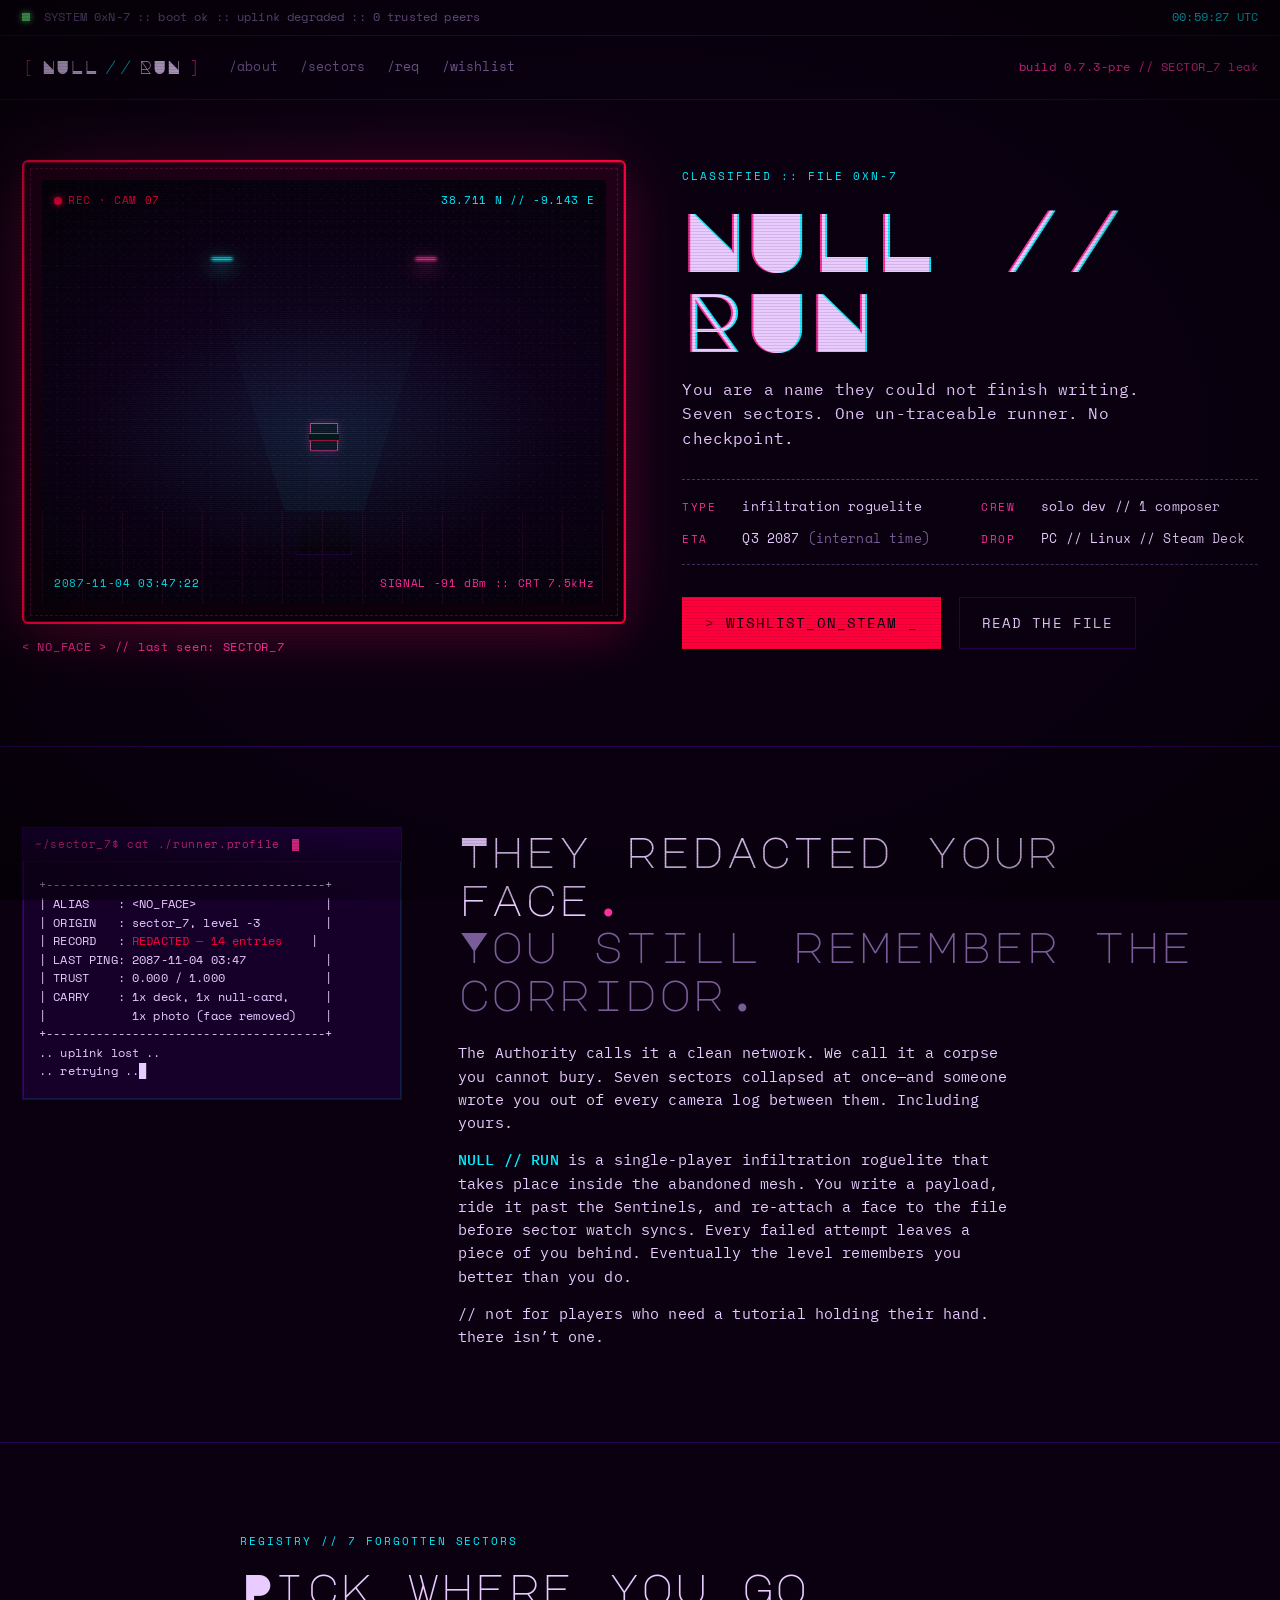
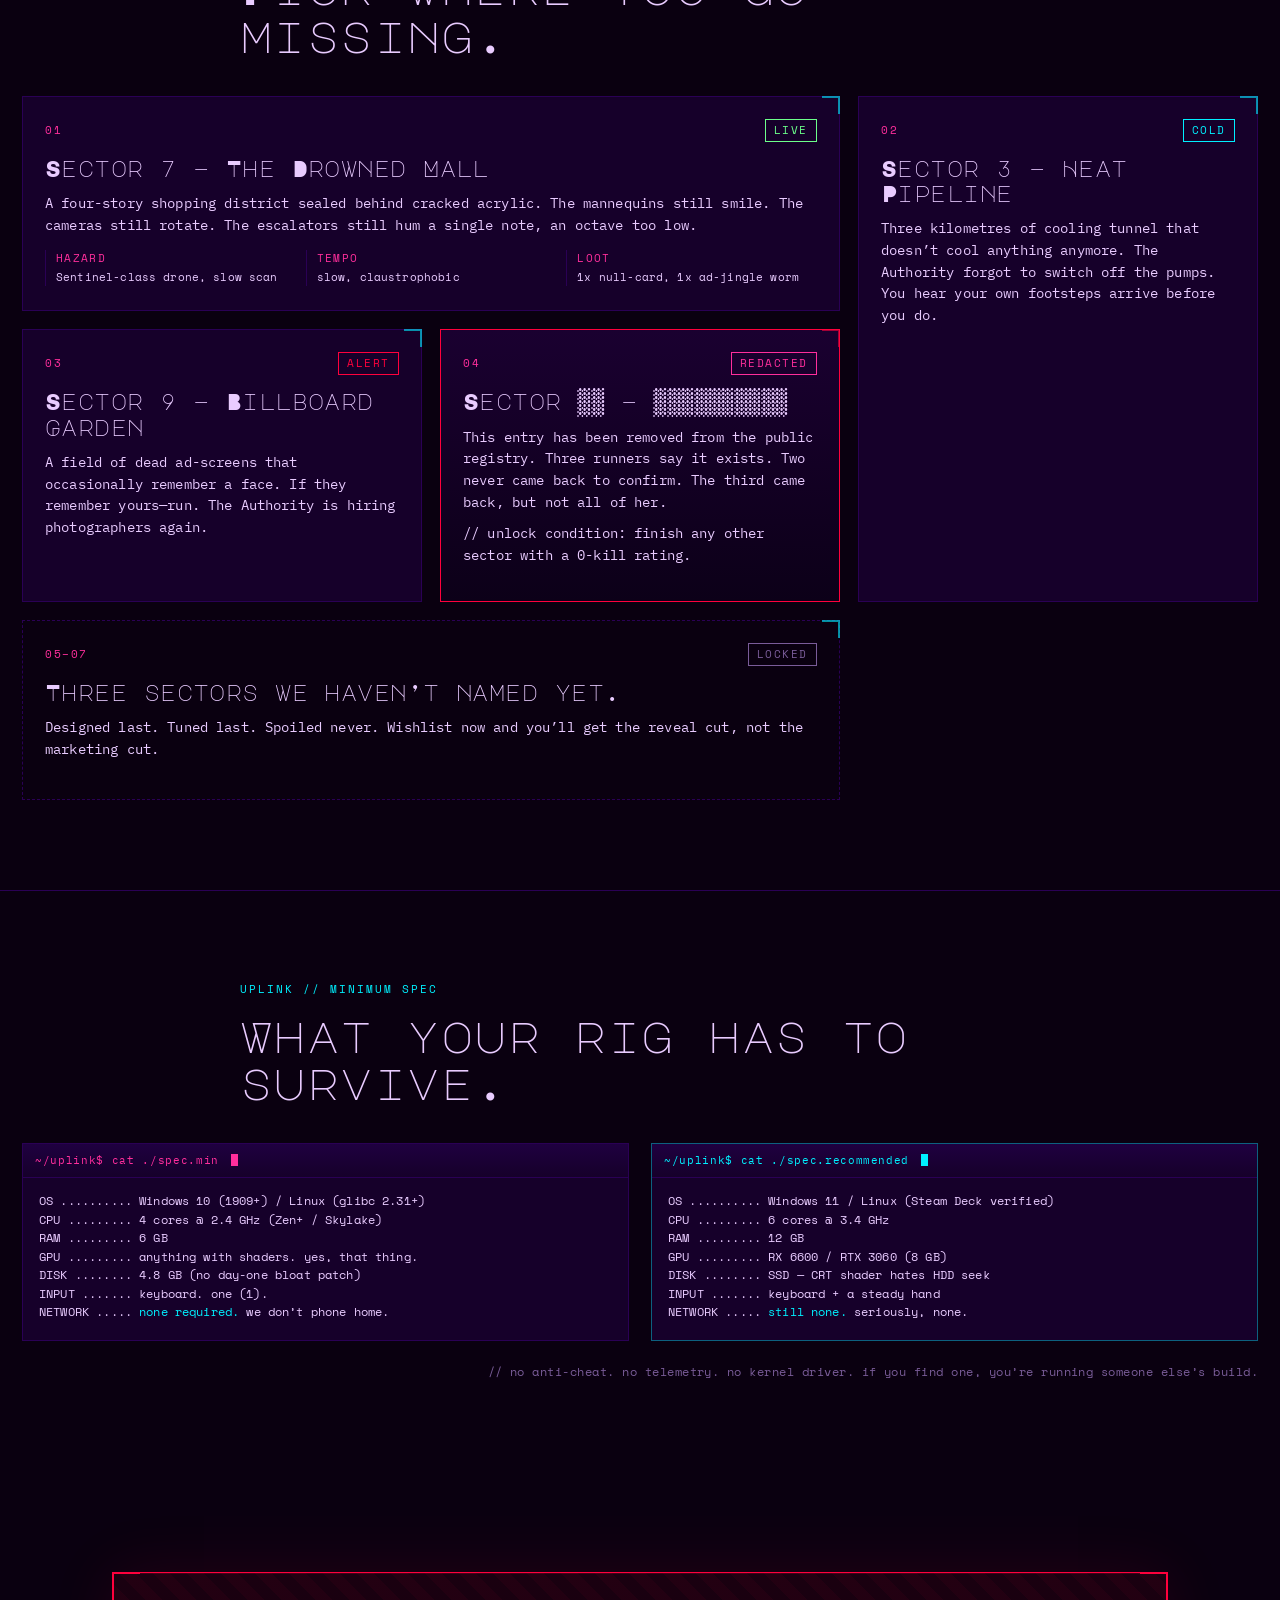
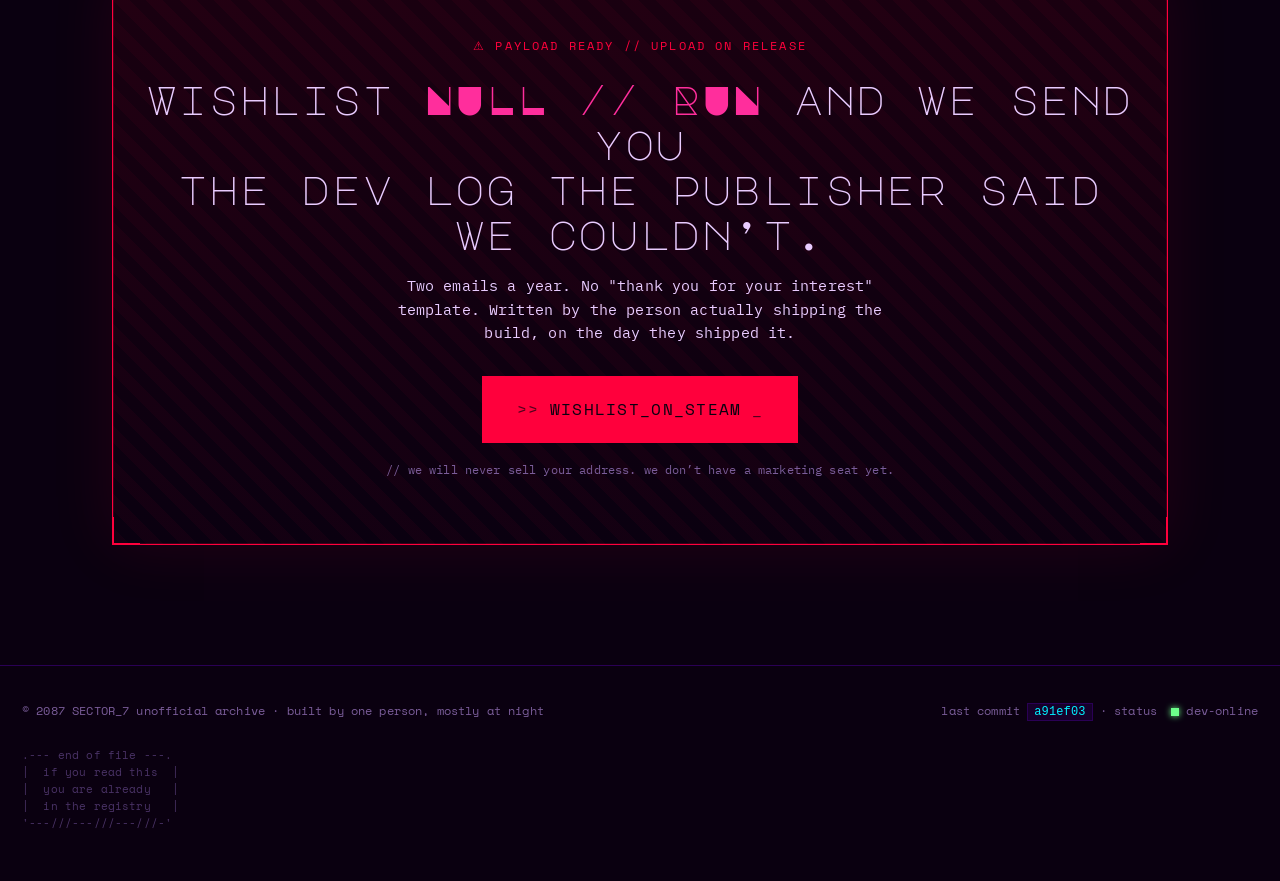
<file: html-gen-pro/examples/landing-cyberpunk-game/index.html>
<!doctype html>
<html lang="en">
  <head>
    <meta charset="utf-8" />
    <meta name="viewport" content="width=device-width, initial-scale=1" />
    <title>NULL // RUN — a 0-day hacker escape</title>
    <meta
      name="description"
      content="NULL // RUN — escape seven forgotten sectors of a post-collapse net. A solo-dev cyberpunk infiltration roguelite. Wishlist now."
    />
    <link rel="preconnect" href="https://fonts.googleapis.com" />
    <link rel="preconnect" href="https://fonts.gstatic.com" crossorigin />
    <link
      rel="stylesheet"
      href="https://fonts.googleapis.com/css2?family=Major+Mono+Display&family=IBM+Plex+Mono:wght@300;400;500;700&family=Space+Mono:wght@400;700&display=swap"
    />
    <link rel="stylesheet" href="./style.css" />
  </head>
  <body>
    <!-- top boot strip — not navigation, posture -->
    <div class="boot-strip" role="presentation" aria-hidden="true">
      <span class="boot-dot" data-state="live"></span>
      <span class="boot-text">SYSTEM 0xN-7 ::&nbsp;boot ok&nbsp;::&nbsp;uplink degraded&nbsp;::&nbsp;0 trusted peers</span>
      <span class="boot-clock" id="boot-clock">--:--:--&nbsp;UTC</span>
    </div>

    <header class="topbar" aria-label="Primary">
      <a class="topbar-mark" href="#top">
        <span class="mark-bracket">[</span>
        <span class="mark-word">NULL</span>
        <span class="mark-sep">//</span>
        <span class="mark-word">RUN</span>
        <span class="mark-bracket">]</span>
      </a>
      <nav class="topbar-nav" aria-label="Sections">
        <a href="#about">/about</a>
        <a href="#sectors">/sectors</a>
        <a href="#req">/req</a>
        <a href="#wishlist">/wishlist</a>
      </nav>
      <span class="topbar-build">build&nbsp;0.7.3-pre&nbsp;//&nbsp;SECTOR_7 leak</span>
    </header>

    <main id="top">
      <!-- CCTV MONITOR HERO ============================================ -->
      <section class="hero" aria-labelledby="hero-title">
        <div class="hero-grid">
          <div class="cctv" role="img" aria-label="A surveillance feed of a faceless runner in a decayed neon corridor.">
            <div class="cctv-bezel">
              <div class="cctv-screen">
                <div class="cctv-overlay">
                  <span class="cctv-rec">
                    <span class="cctv-rec-dot"></span>
                    REC&nbsp;&middot;&nbsp;CAM 07
                  </span>
                  <span class="cctv-coords">38.711 N&nbsp;//&nbsp;-9.143 E</span>
                  <span class="cctv-time">2087-11-04&nbsp;03:47:22</span>
                  <span class="cctv-meta">SIGNAL&nbsp;-91&nbsp;dBm&nbsp;::&nbsp;CRT&nbsp;7.5kHz</span>
                </div>
                <div class="cctv-art" aria-hidden="true">
                  <div class="cctv-figure">
                    <div class="cctv-fig-head"></div>
                    <div class="cctv-fig-coat"></div>
                  </div>
                  <div class="cctv-corridor"></div>
                  <div class="cctv-floor"></div>
                  <div class="cctv-lamp cctv-lamp--a"></div>
                  <div class="cctv-lamp cctv-lamp--b"></div>
                  <div class="cctv-noise"></div>
                </div>
              </div>
            </div>
            <p class="cctv-caption">
              &lt; NO_FACE &gt;&nbsp;//&nbsp;last seen: SECTOR_7
            </p>
          </div>

          <div class="hero-copy">
            <p class="kicker">CLASSIFIED&nbsp;::&nbsp;FILE 0xN-7</p>
            <h1 id="hero-title" class="title" data-text="NULL // RUN">NULL // RUN</h1>
            <p class="subtitle">
              You are a name they could not finish writing.
              <br />
              Seven sectors. One un-traceable runner. No checkpoint.
            </p>

            <ul class="hero-stats" aria-label="At a glance">
              <li>
                <span class="stat-k">type</span>
                <span class="stat-v">infiltration roguelite</span>
              </li>
              <li>
                <span class="stat-k">crew</span>
                <span class="stat-v">solo dev&nbsp;//&nbsp;1 composer</span>
              </li>
              <li>
                <span class="stat-k">eta</span>
                <span class="stat-v">Q3 2087&nbsp;<em>(internal time)</em></span>
              </li>
              <li>
                <span class="stat-k">drop</span>
                <span class="stat-v">PC&nbsp;//&nbsp;Linux&nbsp;//&nbsp;Steam Deck</span>
              </li>
            </ul>

            <div class="hero-cta">
              <a class="cta cta--primary" href="#wishlist">
                <span class="cta-bracket">&gt;</span>
                <span>WISHLIST_ON_STEAM</span>
                <span class="cta-bracket">_</span>
              </a>
              <a class="cta cta--ghost" href="#about">
                <span>read the file</span>
              </a>
            </div>
          </div>
        </div>
      </section>

      <!-- HORIZONTAL INTRO ============================================== -->
      <section id="about" class="intro" aria-labelledby="intro-title">
        <aside class="intro-terminal" aria-hidden="true">
          <div class="term-bar">
            <span>~/sector_7$&nbsp;cat&nbsp;./runner.profile</span>
            <span class="term-cursor"></span>
          </div>
          <pre class="term-out">
+---------------------------------------+
| ALIAS    : &lt;NO_FACE&gt;                  |
| ORIGIN   : sector_7, level -3         |
| RECORD   : <span class="term-red">REDACTED &mdash; 14 entries</span>    |
| LAST PING: 2087-11-04 03:47           |
| TRUST    : 0.000 / 1.000              |
| CARRY    : 1x deck, 1x null-card,     |
|            1x photo (face removed)    |
+---------------------------------------+
.. uplink lost ..
.. retrying ..█</pre>
        </aside>

        <div class="intro-copy">
          <h2 id="intro-title">
            They redacted your face<span class="dot">.</span>
            <br />
            <span class="muted">You still remember the corridor.</span>
          </h2>
          <p>
            The Authority calls it a clean network. We call it a corpse you cannot bury.
            Seven sectors collapsed at once&mdash;and someone wrote you out of every camera
            log between them. Including yours.
          </p>
          <p>
            <strong>NULL // RUN</strong> is a single-player infiltration roguelite that
            takes place inside the abandoned mesh. You write a payload, ride it past the
            Sentinels, and re-attach a face to the file before sector watch syncs. Every
            failed attempt leaves a piece of you behind. Eventually the level remembers
            you better than you do.
          </p>
          <p class="muted small">
            // not for players who need a tutorial holding their hand. there isn&rsquo;t one.
          </p>
        </div>
      </section>

      <!-- ASYMMETRIC SECTOR CARDS ======================================== -->
      <section id="sectors" class="sectors" aria-labelledby="sectors-title">
        <header class="section-head">
          <p class="kicker">REGISTRY&nbsp;//&nbsp;7 forgotten sectors</p>
          <h2 id="sectors-title">Pick where you go missing.</h2>
        </header>

        <div class="sector-board">
          <article class="card card--wide" aria-labelledby="sec-1-title">
            <header class="card-tag">
              <span class="card-tag-num">01</span>
              <span class="card-tag-state" data-state="live">LIVE</span>
            </header>
            <h3 id="sec-1-title">Sector 7 &mdash; The Drowned Mall</h3>
            <p>
              A four-story shopping district sealed behind cracked acrylic. The mannequins
              still smile. The cameras still rotate. The escalators still hum a single note,
              an octave too low.
            </p>
            <dl class="card-meta">
              <div><dt>hazard</dt><dd>Sentinel-class drone, slow scan</dd></div>
              <div><dt>tempo</dt><dd>slow, claustrophobic</dd></div>
              <div><dt>loot</dt><dd>1x null-card, 1x ad-jingle worm</dd></div>
            </dl>
          </article>

          <article class="card card--tall" aria-labelledby="sec-2-title">
            <header class="card-tag">
              <span class="card-tag-num">02</span>
              <span class="card-tag-state" data-state="cold">COLD</span>
            </header>
            <h3 id="sec-2-title">Sector 3 &mdash; Heat Pipeline</h3>
            <p>
              Three kilometres of cooling tunnel that doesn&rsquo;t cool anything anymore.
              The Authority forgot to switch off the pumps. You hear your own footsteps
              arrive before you do.
            </p>
          </article>

          <article class="card" aria-labelledby="sec-3-title">
            <header class="card-tag">
              <span class="card-tag-num">03</span>
              <span class="card-tag-state" data-state="alert">ALERT</span>
            </header>
            <h3 id="sec-3-title">Sector 9 &mdash; Billboard Garden</h3>
            <p>
              A field of dead ad-screens that occasionally remember a face. If they
              remember yours&mdash;run. The Authority is hiring photographers again.
            </p>
          </article>

          <article class="card card--inverse" aria-labelledby="sec-4-title">
            <header class="card-tag">
              <span class="card-tag-num">04</span>
              <span class="card-tag-state" data-state="redacted">REDACTED</span>
            </header>
            <h3 id="sec-4-title">Sector ▒▒ &mdash; ▒▒▒▒▒▒▒▒▒▒</h3>
            <p>
              This entry has been removed from the public registry. Three runners say it
              exists. Two never came back to confirm. The third came back, but not all of
              her.
            </p>
            <p class="muted small">// unlock condition: finish any other sector with a 0-kill rating.</p>
          </article>

          <article class="card card--wide card--quiet" aria-labelledby="sec-5-title">
            <header class="card-tag">
              <span class="card-tag-num">05&ndash;07</span>
              <span class="card-tag-state" data-state="locked">LOCKED</span>
            </header>
            <h3 id="sec-5-title">Three sectors we haven&rsquo;t named yet.</h3>
            <p>
              Designed last. Tuned last. Spoiled never. Wishlist now and you&rsquo;ll get
              the reveal cut, not the marketing cut.
            </p>
          </article>
        </div>
      </section>

      <!-- TERMINAL SYSTEM REQUIREMENTS =================================== -->
      <section id="req" class="req" aria-labelledby="req-title">
        <header class="section-head">
          <p class="kicker">UPLINK&nbsp;//&nbsp;minimum spec</p>
          <h2 id="req-title">What your rig has to survive.</h2>
        </header>

        <div class="req-grid">
          <div class="req-term" role="group" aria-label="Minimum system requirements">
            <div class="term-bar">
              <span>~/uplink$&nbsp;cat&nbsp;./spec.min</span>
              <span class="term-cursor"></span>
            </div>
            <pre class="term-out">
OS .......... Windows 10 (1909+) / Linux (glibc 2.31+)
CPU ......... 4 cores @ 2.4 GHz (Zen+ / Skylake)
RAM ......... 6 GB
GPU ......... anything with shaders. yes, that thing.
DISK ........ 4.8 GB (no day-one bloat patch)
INPUT ....... keyboard. one (1).
NETWORK ..... <span class="term-cyan">none required.</span> we don&rsquo;t phone home.</pre>
          </div>

          <div class="req-term req-term--alt" role="group" aria-label="Recommended system requirements">
            <div class="term-bar term-bar--alt">
              <span>~/uplink$&nbsp;cat&nbsp;./spec.recommended</span>
              <span class="term-cursor"></span>
            </div>
            <pre class="term-out">
OS .......... Windows 11 / Linux (Steam Deck verified)
CPU ......... 6 cores @ 3.4 GHz
RAM ......... 12 GB
GPU ......... RX 6600 / RTX 3060 (8 GB)
DISK ........ SSD &mdash; CRT shader hates HDD seek
INPUT ....... keyboard + a steady hand
NETWORK ..... <span class="term-cyan">still none.</span> seriously, none.</pre>
          </div>
        </div>

        <p class="req-note">
          // no anti-cheat. no telemetry. no kernel driver. if you find one, you&rsquo;re running someone else&rsquo;s build.
        </p>
      </section>

      <!-- WISHLIST CTA =================================================== -->
      <section id="wishlist" class="wishlist" aria-labelledby="wishlist-title">
        <div class="wishlist-frame">
          <div class="wishlist-corner wishlist-corner--tl"></div>
          <div class="wishlist-corner wishlist-corner--tr"></div>
          <div class="wishlist-corner wishlist-corner--bl"></div>
          <div class="wishlist-corner wishlist-corner--br"></div>

          <p class="wishlist-warn">
            <span aria-hidden="true">&#9888;</span>&nbsp;PAYLOAD READY&nbsp;//&nbsp;UPLOAD ON RELEASE
          </p>
          <h2 id="wishlist-title">
            Wishlist <span class="muted">NULL // RUN</span> and we send you<br />
            the dev log the publisher said we couldn&rsquo;t.
          </h2>
          <p class="wishlist-sub">
            Two emails a year. No "thank you for your interest" template. Written by the
            person actually shipping the build, on the day they shipped it.
          </p>
          <a class="cta cta--primary cta--big" href="#" rel="noopener">
            <span class="cta-bracket">&gt;&gt;</span>
            <span>WISHLIST_ON_STEAM</span>
            <span class="cta-bracket">_</span>
          </a>
          <p class="wishlist-foot muted small">
            // we will never sell your address. we don&rsquo;t have a marketing seat yet.
          </p>
        </div>
      </section>
    </main>

    <footer class="footer" role="contentinfo">
      <div class="footer-row">
        <span>
          &copy; 2087 SECTOR_7 unofficial archive
          &middot;
          built by one person, mostly at night
        </span>
        <span class="footer-meta">
          last commit&nbsp;<code>a91ef03</code>&nbsp;&middot;&nbsp;status&nbsp;
          <span class="footer-dot" data-state="live"></span>&nbsp;dev-online
        </span>
      </div>
      <pre class="footer-art" aria-hidden="true">
.--- end of file ---.
|  if you read this  |
|  you are already   |
|  in the registry   |
'---///---///---///-'</pre>
    </footer>

    <script>
      // tiny boot clock — no tracking, no analytics, no fetch
      (function () {
        var el = document.getElementById('boot-clock');
        if (!el) return;
        function tick() {
          var d = new Date();
          var pad = function (n) {
            return n < 10 ? '0' + n : '' + n;
          };
          el.textContent =
            pad(d.getUTCHours()) +
            ':' +
            pad(d.getUTCMinutes()) +
            ':' +
            pad(d.getUTCSeconds()) +
            ' UTC';
        }
        tick();
        setInterval(tick, 1000);
      })();
    </script>
  </body>
</html>
</file>
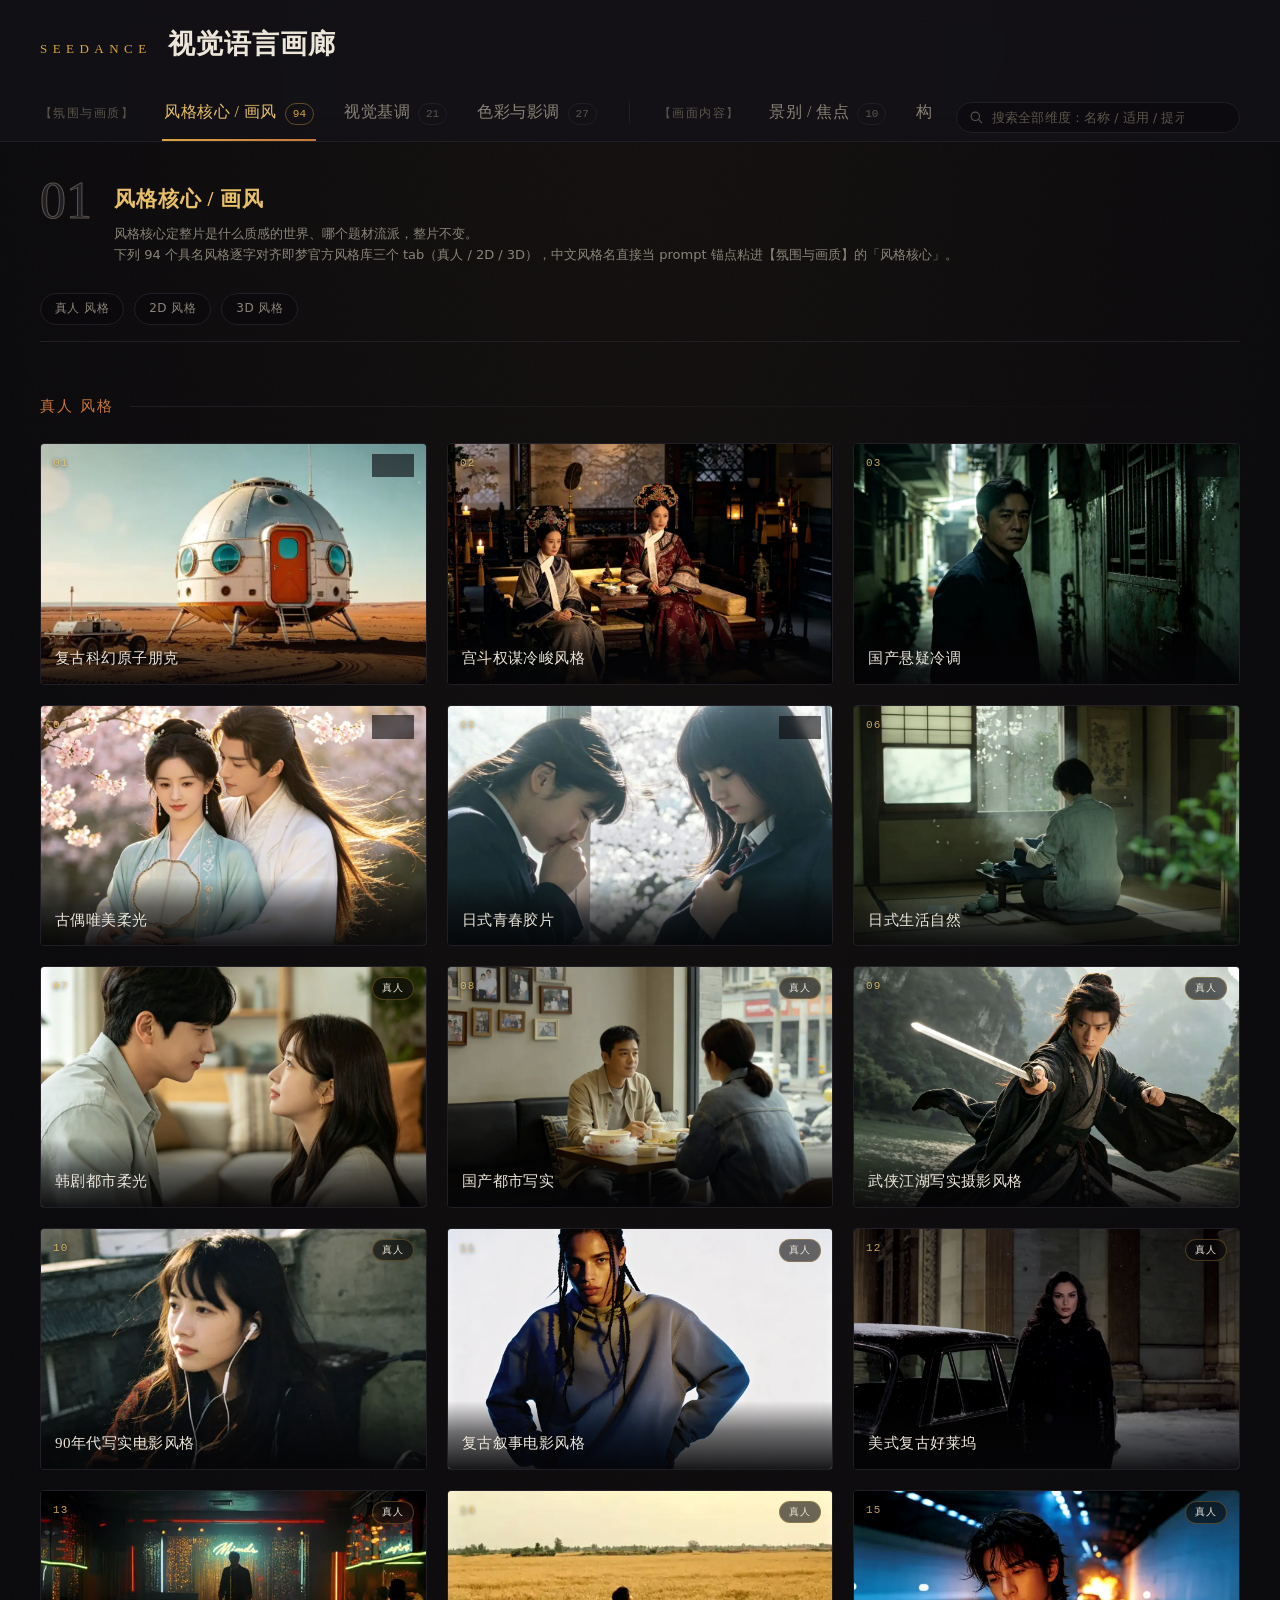
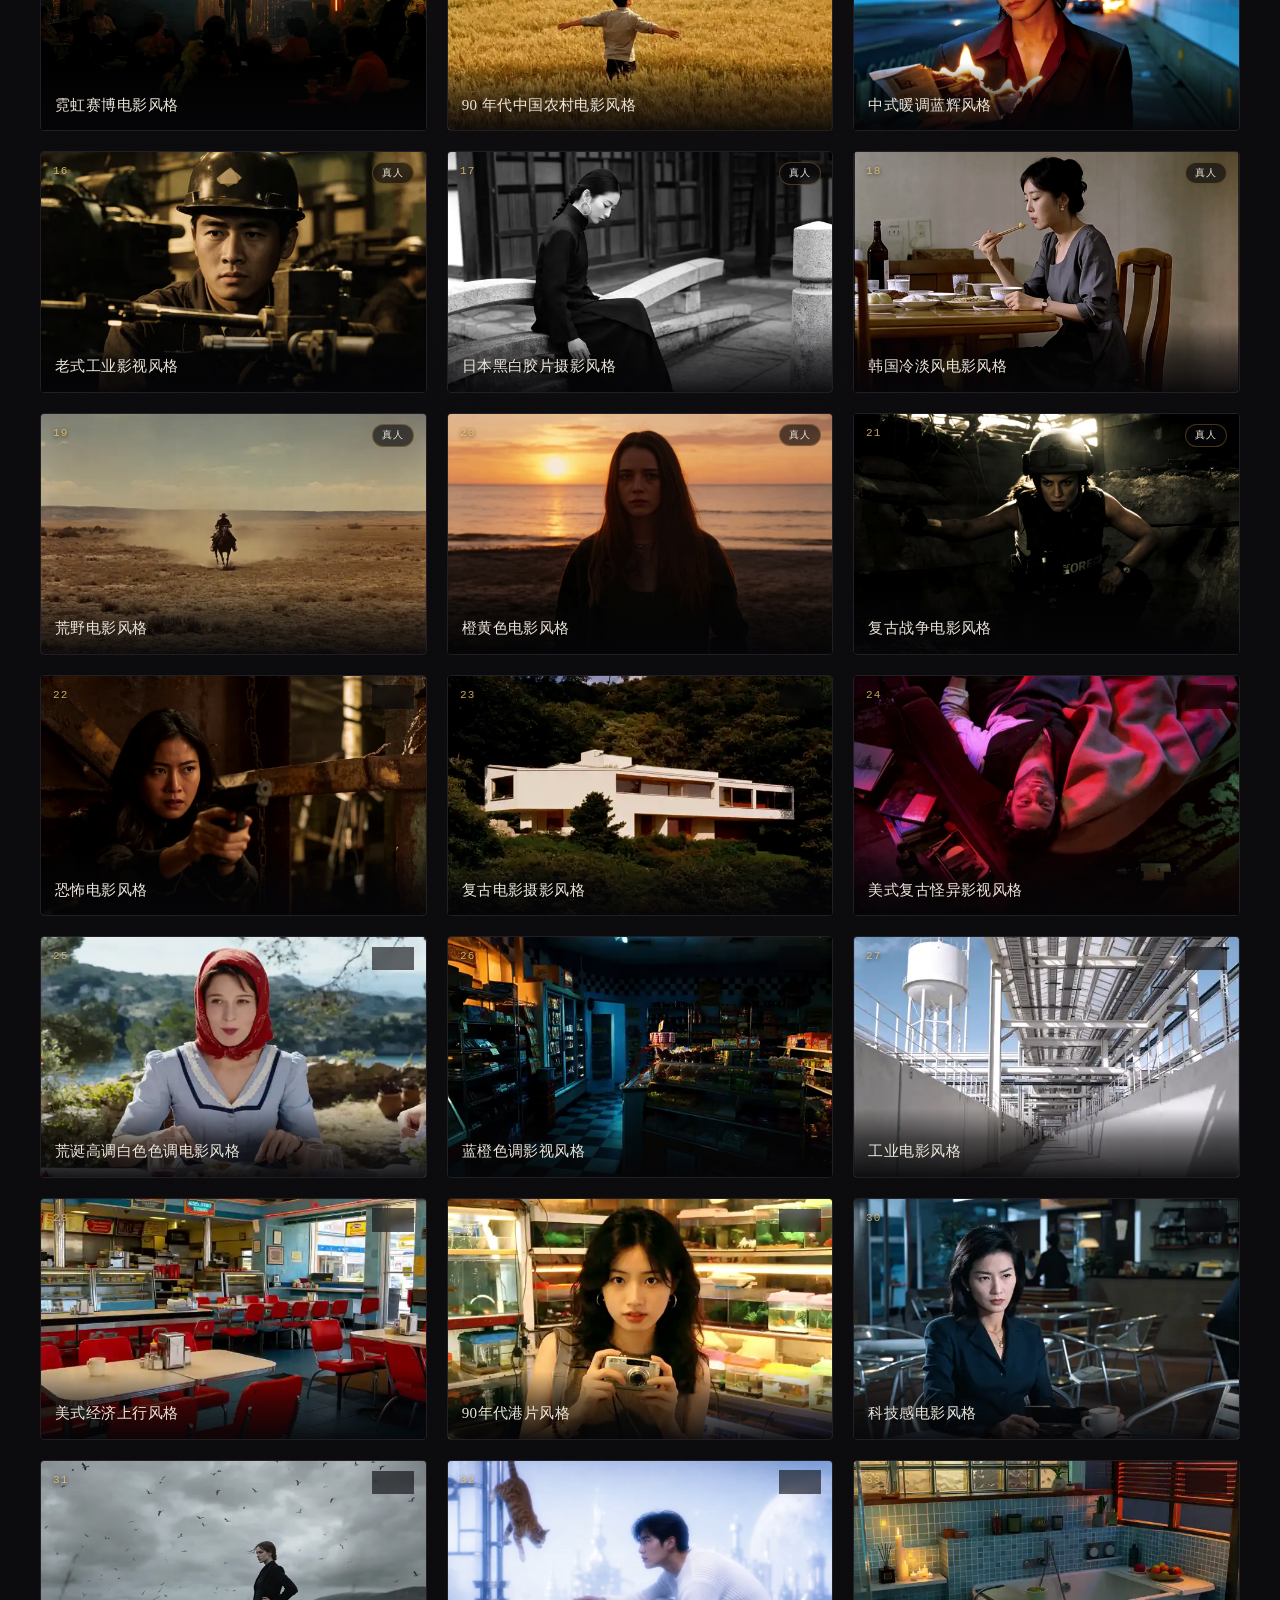
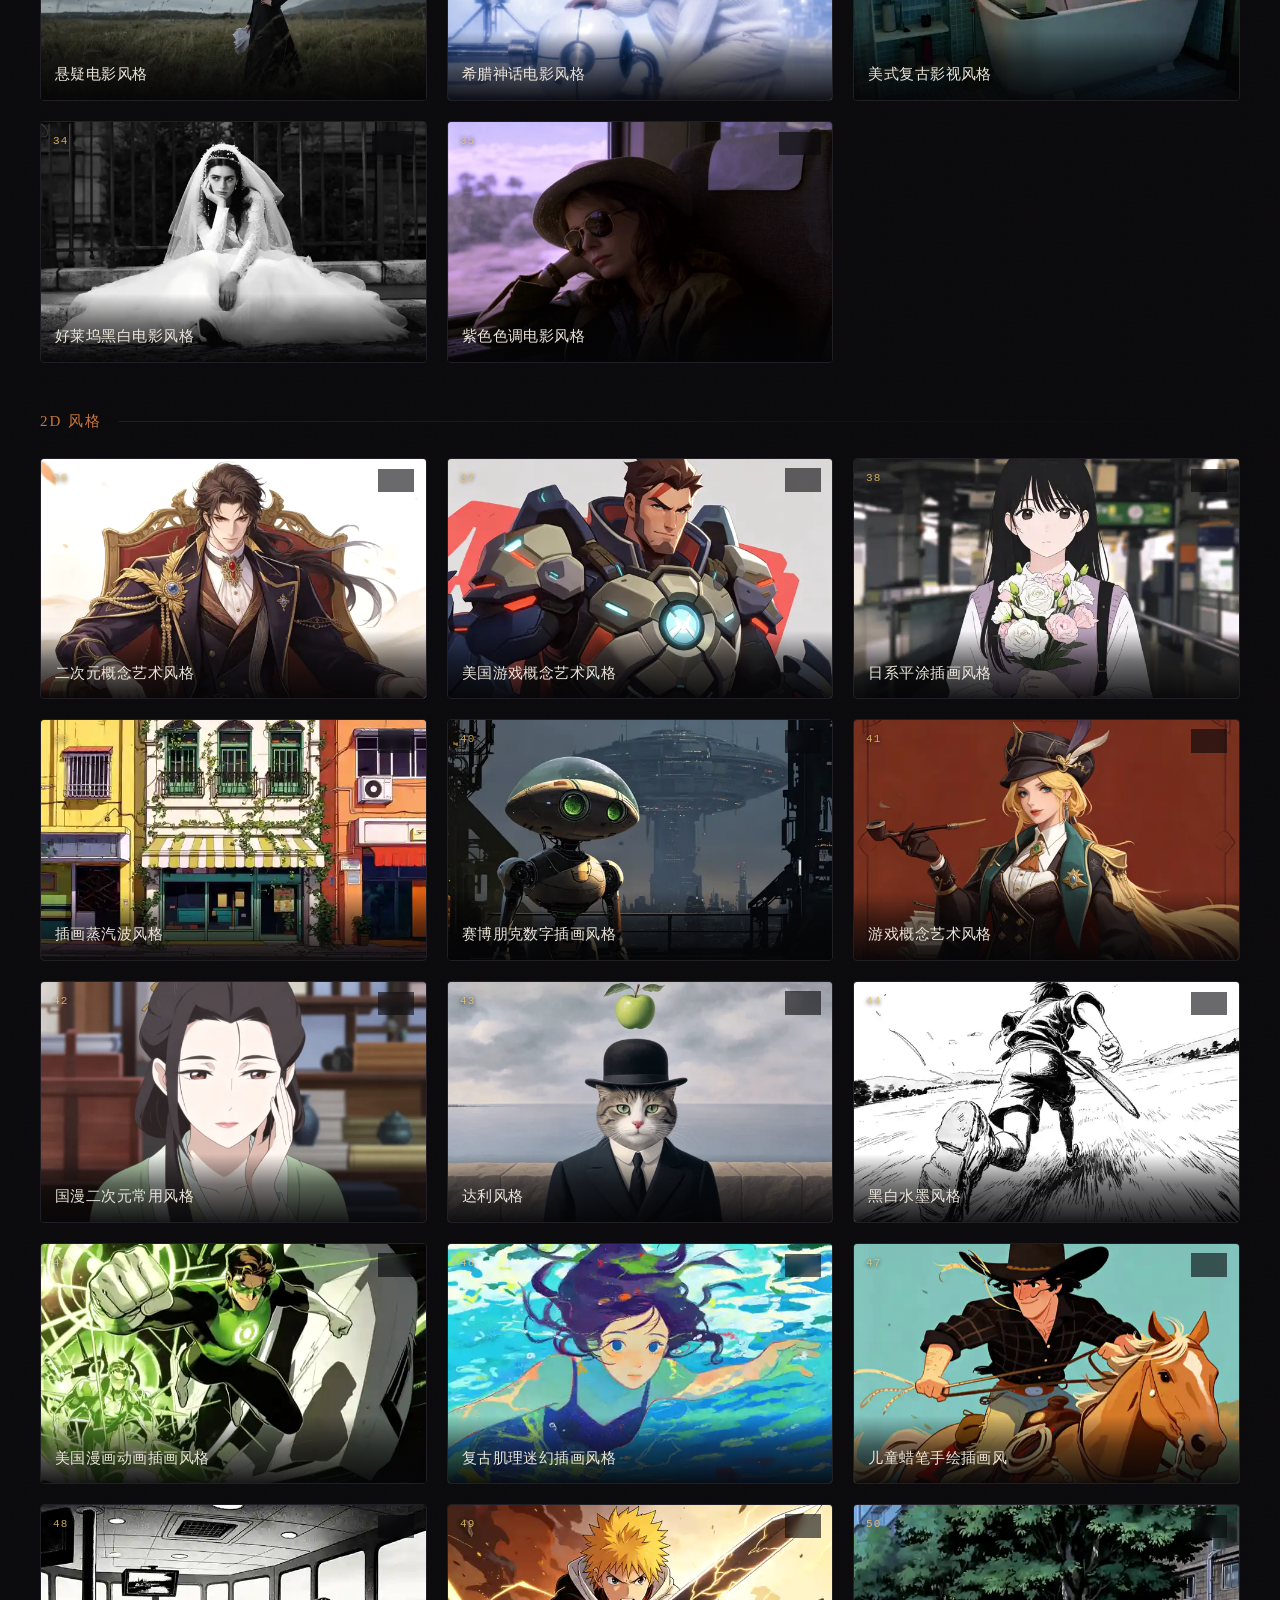
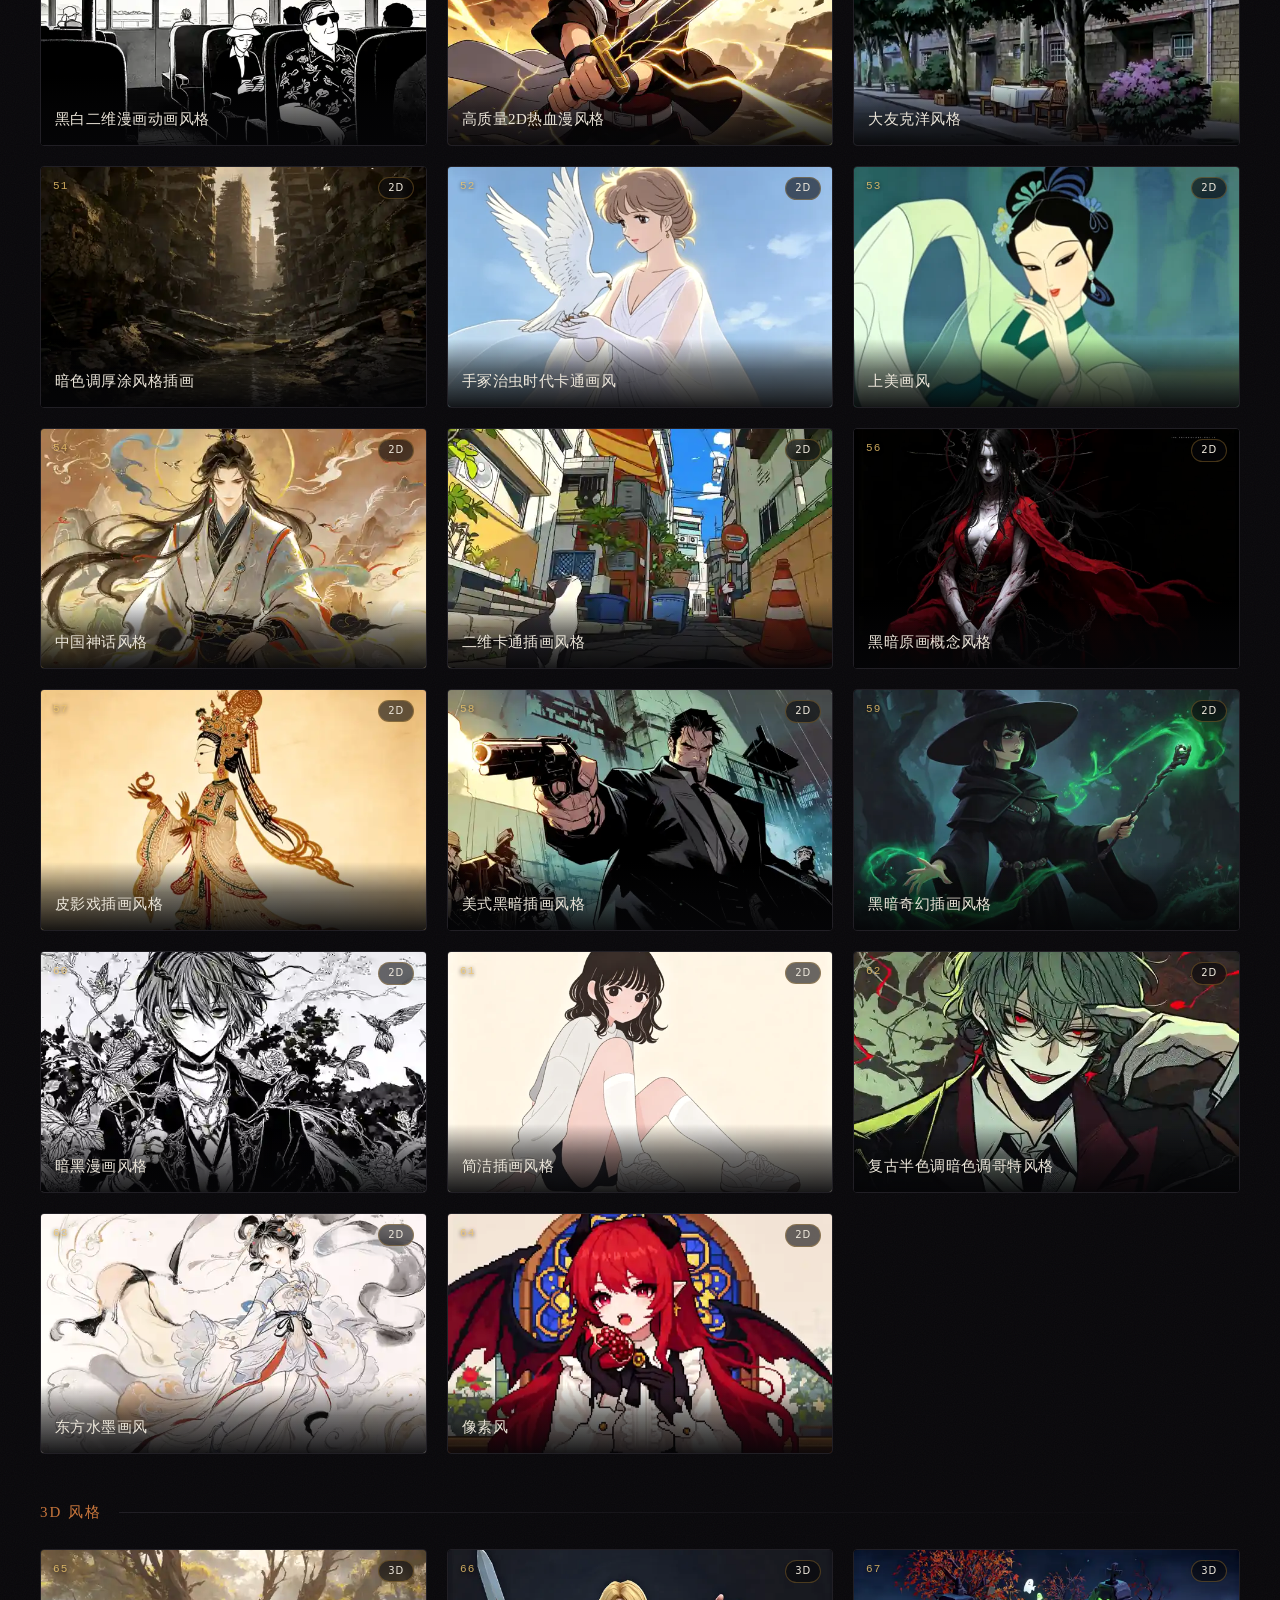
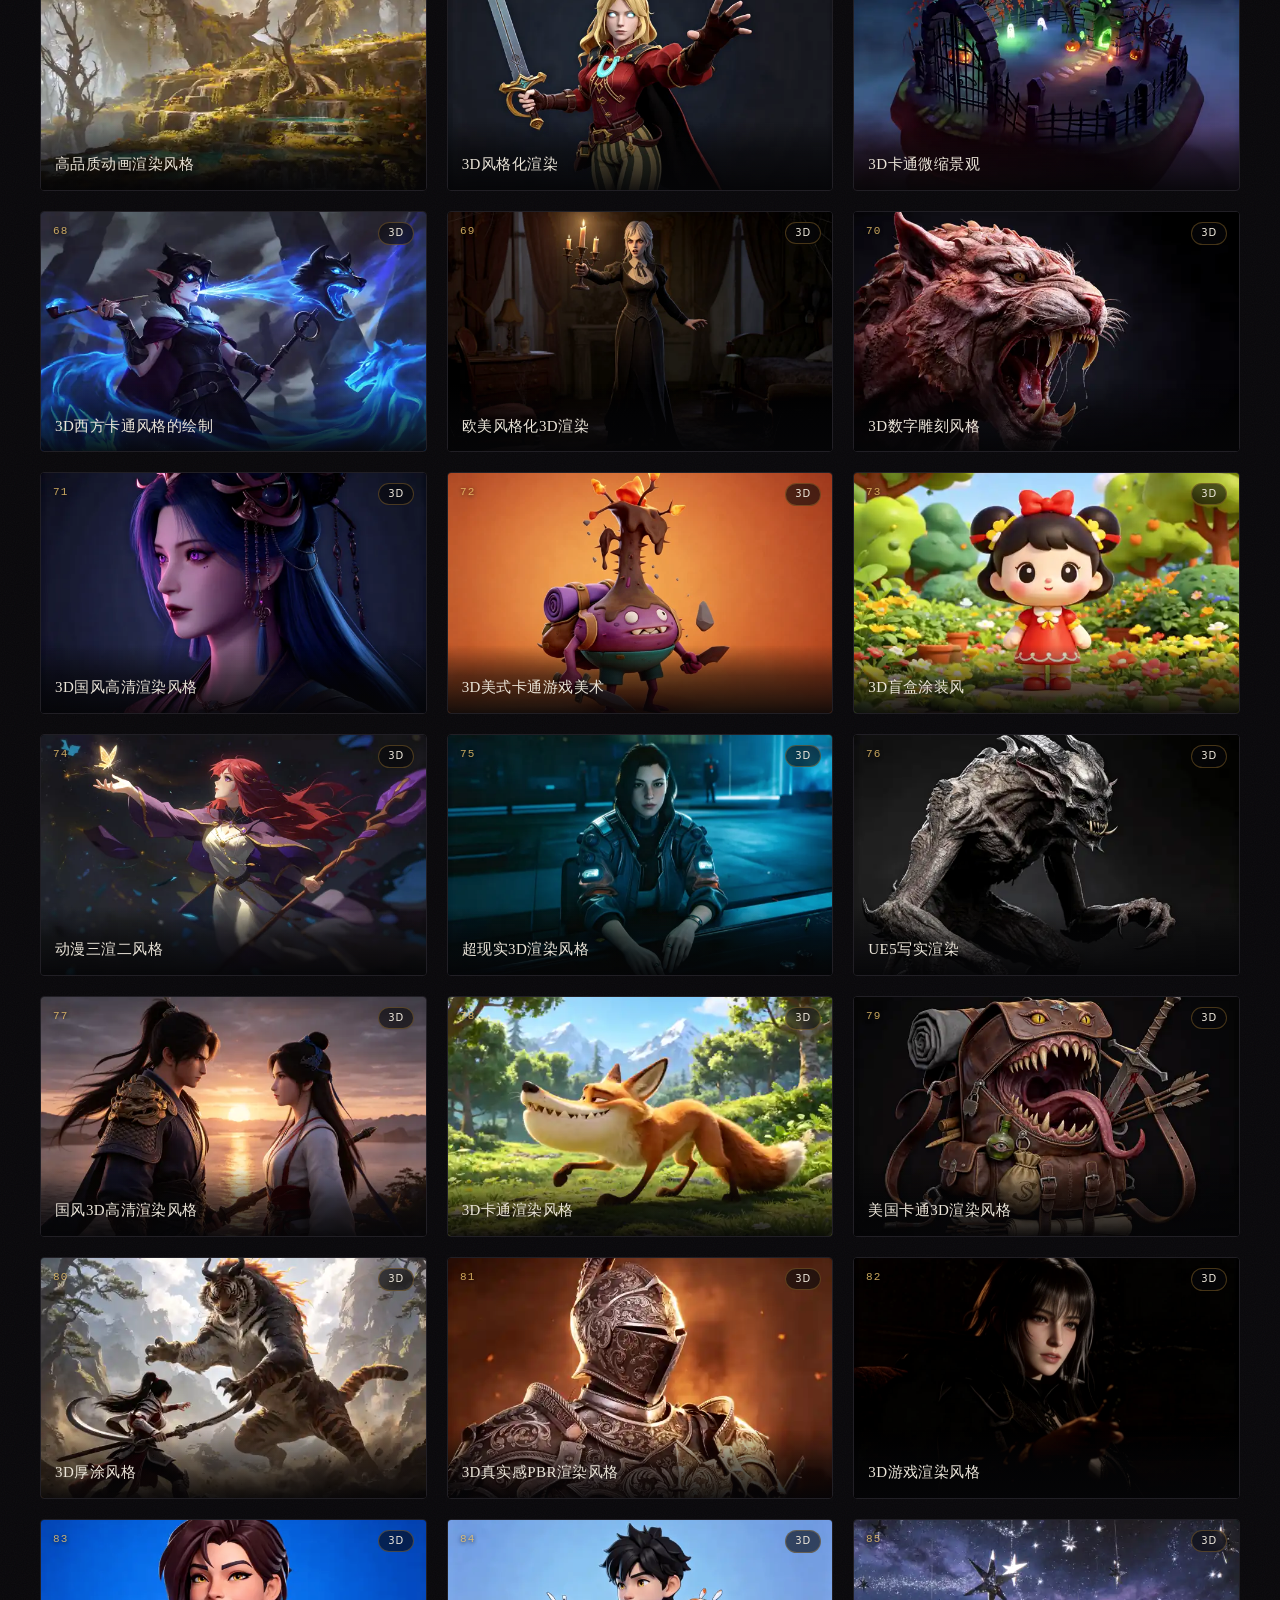
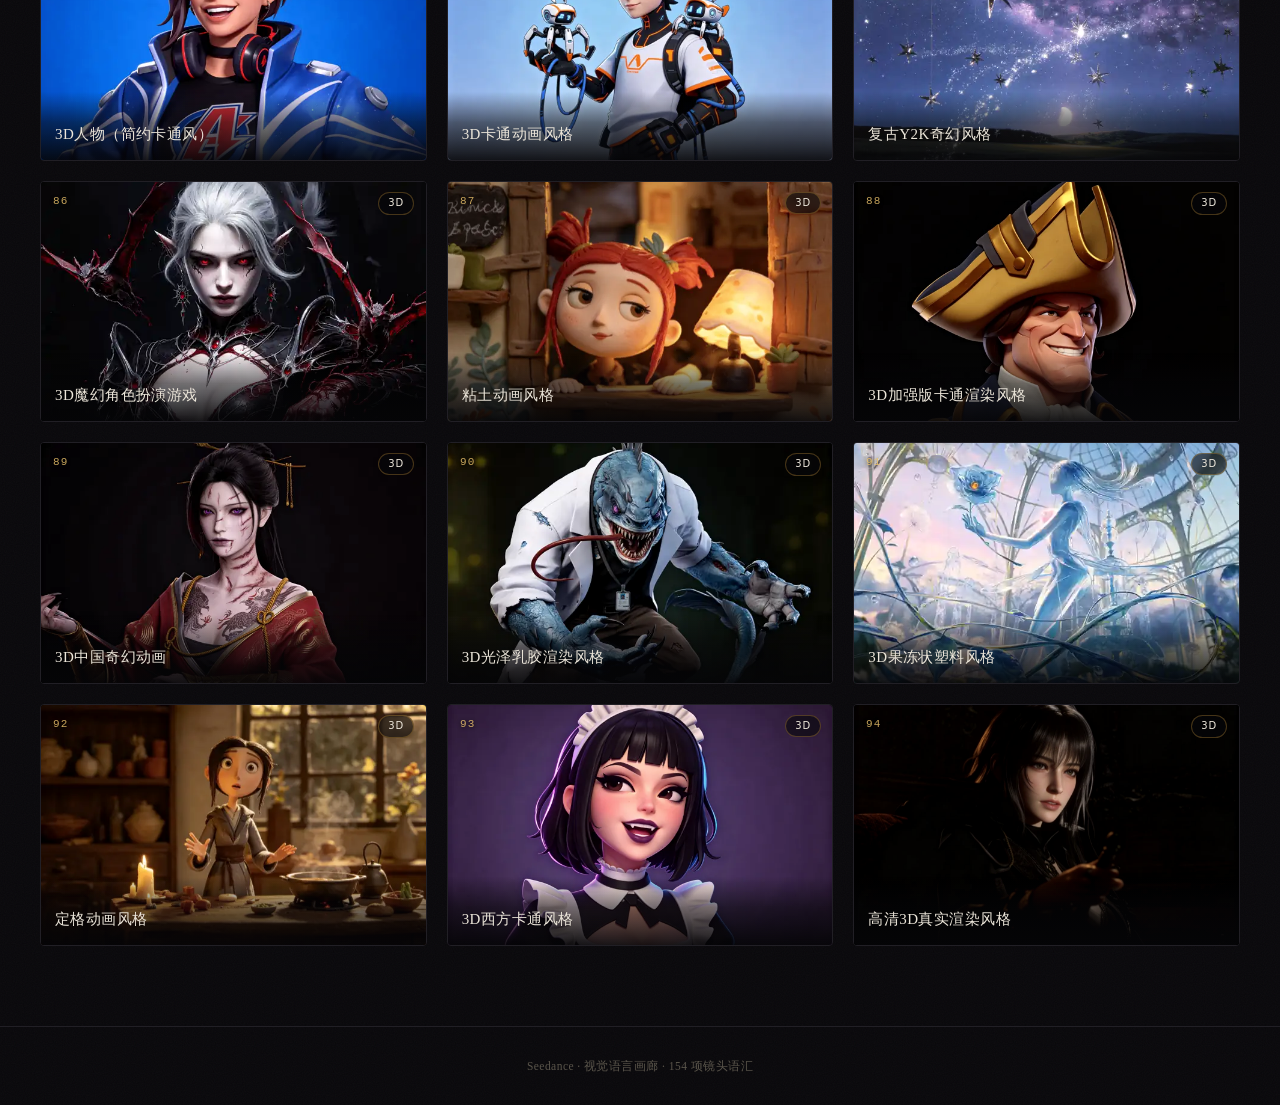
<file: video-gen-cinematography/references/input/gallery.html>
<!DOCTYPE html>
<html lang="zh-CN">
<head>
<meta charset="UTF-8">
<meta name="viewport" content="width=device-width, initial-scale=1.0">
<title>Seedance 视觉语言画廊</title>
<style>
  :root {
    --bg: #08070a;           /* 影院黑，略带紫 */
    --bg2: #0d0c10;
    --ink: #ece6da;          /* 暖白文字 */
    --muted: #8a8478;        /* 暖灰 */
    --faint: #5a554b;
    --gold: #d9a441;         /* 琥珀金主色 */
    --gold-soft: #e8c06a;
    --amber: #c8763c;        /* 暖橙副色 */
    --line: #211f25;
    --glass: rgba(20,18,24,.72);
    --serif: "Source Han Serif SC", "Songti SC", "STSong", "SimSun", Georgia, "Times New Roman", serif;
    --sans: -apple-system, "Segoe UI", "Microsoft YaHei", system-ui, sans-serif;
    --mono: "Consolas", "SFMono-Regular", "Courier New", monospace;
  }
  * { box-sizing: border-box; }
  html { scroll-behavior: smooth; }
  /* 页面级滚动条：暗金胶片风，与背景融合、滑块半透明金 */
  html::-webkit-scrollbar { width: 10px; }
  html::-webkit-scrollbar-track { background: var(--bg); }
  html::-webkit-scrollbar-thumb {
    background: rgba(217,164,65,.3); border: 2px solid var(--bg);
    border-radius: 999px;
  }
  html::-webkit-scrollbar-thumb:hover { background: rgba(217,164,65,.5); }
  body {
    margin: 0; color: var(--ink); background: var(--bg);
    font-family: var(--sans); line-height: 1.65;
    /* 粘性页脚：内容不满一屏时 main 撑开剩余高度，footer 贴到视口底，消除底部悬空间隙 */
    min-height: 100vh; display: flex; flex-direction: column;
    /* 胶片颗粒：极淡噪点叠加 */
    background-image:
      radial-gradient(ellipse 80% 50% at 50% -10%, rgba(217,164,65,.06), transparent 70%),
      url("data:image/svg+xml,%3Csvg xmlns='http://www.w3.org/2000/svg' width='120' height='120'%3E%3Cfilter id='n'%3E%3CfeTurbulence type='fractalNoise' baseFrequency='.9' numOctaves='2'/%3E%3C/filter%3E%3Crect width='100%25' height='100%25' filter='url(%23n)' opacity='.035'/%3E%3C/svg%3E");
  }
  ::selection { background: rgba(217,164,65,.3); color: #fff; }

  /* ============ 顶栏 ============ */
  header {
    position: sticky; top: 0; z-index: 20;
    background: var(--glass); backdrop-filter: blur(14px) saturate(1.2);
    border-bottom: 1px solid var(--line);
  }
  .head-inner { max-width: 1680px; margin: 0 auto; padding: 22px 40px 0; }
  .brand { display: flex; align-items: baseline; gap: 16px; flex-wrap: wrap; }
  .brand .mark {
    font-family: var(--serif); font-size: 13px; letter-spacing: .42em;
    color: var(--gold); text-transform: uppercase;
  }
  h1 {
    margin: 0; font-family: var(--serif); font-weight: 600;
    font-size: 27px; letter-spacing: .04em; color: var(--ink);
  }
  h1 .thin { color: var(--muted); font-weight: 400; }

  /* ============ 影院式分区导航 ============ */
  .navrow { display: flex; align-items: flex-end; gap: 24px; margin-top: 20px; }
  .tabs { display: flex; gap: 30px; overflow-x: auto; scrollbar-width: none; flex: 1; min-width: 0; }
  .tabs::-webkit-scrollbar { display: none; }
  /* 导演法两大段分组：【氛围与画质】+【画面内容】 */
  .tab-group { display: flex; align-items: baseline; gap: 26px; position: relative; }
  .tab-group + .tab-group { padding-left: 30px; }
  .tab-group + .tab-group::before {
    content: ""; position: absolute; left: 0; top: 10px; bottom: 12px; width: 1px;
    background: linear-gradient(180deg, transparent, var(--line) 30%, var(--line) 70%, transparent);
  }
  .tab-group-label {
    font-family: var(--serif); font-size: 12px; letter-spacing: .12em;
    color: var(--faint); white-space: nowrap; align-self: center;
    padding-right: 2px; user-select: none;
  }
  .tab {
    position: relative; padding: 12px 2px 16px; cursor: pointer; user-select: none;
    white-space: nowrap; color: var(--muted); transition: color .25s;
    display: flex; align-items: baseline; gap: 8px;
  }
  .tab .tname { font-family: var(--serif); font-size: 16px; letter-spacing: .03em; }
  .tab .count {
    font-family: var(--mono); font-size: 11px; color: var(--faint);
    border: 1px solid var(--line); border-radius: 999px; padding: 1px 7px;
  }
  .tab::after {
    content: ""; position: absolute; left: 0; right: 0; bottom: 0; height: 2px;
    background: linear-gradient(90deg, var(--gold), var(--amber));
    transform: scaleX(0); transform-origin: left; transition: transform .3s ease;
  }
  .tab:hover { color: var(--ink); }
  .tab.active { color: var(--gold-soft); }
  .tab.active .count { color: var(--gold); border-color: rgba(217,164,65,.4); }
  .tab.active::after { transform: scaleX(1); }

  /* 维度内即时过滤搜索框 */
  .search {
    flex-shrink: 0; display: flex; align-items: center; gap: 7px;
    margin-bottom: 8px; padding: 6px 12px; border-radius: 999px;
    background: rgba(8,7,10,.5); border: 1px solid var(--line);
    transition: border-color .25s, background .25s;
  }
  .search:focus-within { border-color: rgba(217,164,65,.45); background: rgba(8,7,10,.75); }
  .search .ico { color: var(--faint); flex-shrink: 0; transition: color .25s; }
  .search:focus-within .ico { color: var(--gold); }
  .search input {
    background: none; border: none; outline: none; color: var(--ink);
    font-family: var(--sans); font-size: 12.5px; width: 200px; letter-spacing: .01em;
  }
  .search input::placeholder { color: var(--faint); }
  .search input::-webkit-search-cancel-button { -webkit-appearance: none; }
  .search .hits {
    font-family: var(--mono); font-size: 10.5px; color: var(--gold-soft);
    min-width: 30px; text-align: right; white-space: nowrap;
  }
  /* 搜索无结果提示 */
  .grid .noresult {
    grid-column: 1 / -1; text-align: center; color: var(--muted);
    font-family: var(--serif); font-size: 14px; padding: 50px 0; letter-spacing: .04em;
  }
  @media (max-width: 720px) {
    .navrow { flex-direction: column; align-items: stretch; gap: 12px; }
    .search { align-self: flex-start; }
  }

  /* ============ 主体 ============ */
  main { width: 100%; max-width: 1680px; margin: 0 auto; padding: 36px 40px 80px; flex: 1 0 auto; }
  .dim-head { margin: 0 0 28px; display: flex; gap: 22px; align-items: flex-start; }
  .dim-head .idx {
    font-family: var(--serif); font-size: 52px; line-height: .9; color: var(--line);
    -webkit-text-stroke: 1px var(--faint); flex-shrink: 0;
  }
  .dim-head .meta { padding-top: 4px; }
  .dim-head .dim-name { font-family: var(--serif); font-size: 21px; color: var(--gold-soft); margin: 0 0 6px; letter-spacing: .04em; }
  .dim-head .dim-desc { color: var(--muted); font-size: 13px; max-width: 920px; margin: 0; white-space: pre-line; }

  .group-label {
    grid-column: 1 / -1; display: flex; align-items: center; gap: 16px;
    margin: 26px 0 4px; font-family: var(--serif); font-size: 15px;
    color: var(--amber); letter-spacing: .14em; text-transform: uppercase;
    scroll-margin-top: 150px;   /* 锚点滚动避开 sticky 顶栏（URL hash 兜底；JS 点击用 header.offsetHeight 精算） */
  }
  .group-label::after { content: ""; flex: 1; height: 1px; background: linear-gradient(90deg, var(--line), transparent); }

  /* ============ 子目录锚点条：仅多分组维度出现，跨整行置于网格顶部 ============ */
  .subnav {
    grid-column: 1 / -1; display: flex; flex-wrap: wrap; gap: 10px;
    margin: 0 0 6px; padding-bottom: 16px; border-bottom: 1px solid var(--line);
  }
  .subnav-link {
    font-family: var(--sans); font-size: 12px; letter-spacing: .04em;
    color: var(--muted); text-decoration: none;
    background: rgba(8,7,10,.5); border: 1px solid var(--line);
    border-radius: 999px; padding: 5px 14px;
    transition: color .2s, border-color .2s, background .2s;
  }
  .subnav-link:hover {
    color: var(--gold-soft); border-color: rgba(217,164,65,.4);
    background: rgba(217,164,65,.08);
  }

  /* ============ 回到顶部按钮：右下角浮现，滚过一屏才显示 ============ */
  .to-top {
    position: fixed; right: 28px; bottom: 28px; z-index: 30;
    width: 44px; height: 44px; display: flex; align-items: center; justify-content: center;
    color: var(--gold-soft); background: var(--glass); backdrop-filter: blur(8px) saturate(1.2);
    border: 1px solid rgba(217,164,65,.35); border-radius: 50%; cursor: pointer;
    opacity: 0; transform: translateY(12px); pointer-events: none;
    transition: opacity .3s ease, transform .3s ease, color .2s, border-color .2s, background .2s;
  }
  .to-top.show { opacity: 1; transform: translateY(0); pointer-events: auto; }
  .to-top:hover { color: var(--gold); border-color: var(--gold); background: rgba(217,164,65,.14); }
  @media (max-width: 720px) { .to-top { right: 16px; bottom: 16px; } }

  .grid {
    display: grid; gap: 20px;
    grid-template-columns: repeat(auto-fill, minmax(300px, 1fr));
  }

  /* ============ 画面优先卡片 ============ */
  .card {
    position: relative; border-radius: 4px; overflow: hidden;
    background: var(--bg2); border: 1px solid var(--line);
    aspect-ratio: 16 / 10; cursor: default;
    box-shadow: 0 1px 0 rgba(255,255,255,.02) inset;
    transition: transform .4s cubic-bezier(.2,.7,.2,1), box-shadow .4s, border-color .4s;
    opacity: 0; animation: rise .6s forwards;
  }
  @keyframes rise { from { opacity: 0; transform: translateY(14px); } to { opacity: 1; transform: none; } }
  /* 兜底：减少动态偏好时直接显示，不依赖动画播放（也修截图/低性能环境停在 opacity:0） */
  @media (prefers-reduced-motion: reduce) {
    .card { opacity: 1; animation: none; }
  }
  .card:hover {
    transform: translateY(-4px); border-color: rgba(217,164,65,.45);
    box-shadow: 0 18px 40px -18px rgba(0,0,0,.9), 0 0 0 1px rgba(217,164,65,.15);
    z-index: 2;
  }
  .card .media { position: absolute; inset: 0; overflow: hidden; background: #050507; }
  .card .media img, .card .media video {
    width: 100%; height: 100%; object-fit: cover; display: block;
    transition: transform .9s cubic-bezier(.2,.7,.2,1), filter .5s;
    filter: saturate(.92) contrast(1.02);
  }
  .card:hover .media img, .card:hover .media video { transform: scale(1.06); filter: saturate(1.05) contrast(1.05); }
  /* contain 模式：按真实画幅完整显示，黑底衬底不裁切（视觉基调用） */
  .card .media.fit {
    background:
      repeating-linear-gradient(45deg, #050507 0 8px, #07070a 8px 16px);
  }
  .card .media.fit img, .card .media.fit video { object-fit: contain; }
  .card:hover .media.fit img, .card:hover .media.fit video { transform: scale(1.02); }

  /* 序号角标 */
  .card .no {
    position: absolute; top: 10px; left: 12px; z-index: 3;
    font-family: var(--mono); font-size: 11px; color: var(--gold-soft);
    letter-spacing: .1em; text-shadow: 0 1px 4px rgba(0,0,0,.9);
    opacity: .85;
  }
  .card .tagchip {
    position: absolute; top: 10px; right: 12px; z-index: 3;
    font-family: var(--sans); font-size: 10px; letter-spacing: .08em;
    color: var(--ink); background: rgba(8,7,10,.6); backdrop-filter: blur(4px);
    border: 1px solid rgba(217,164,65,.3); border-radius: 999px; padding: 2px 9px;
  }

  /* 标题条：常驻底部 */
  .card .bartitle {
    position: absolute; left: 0; right: 0; bottom: 0; z-index: 3;
    padding: 30px 14px 13px; font-family: var(--serif); font-size: 15px;
    color: var(--ink); letter-spacing: .03em;
    background: linear-gradient(to top, rgba(5,5,7,.92) 0%, rgba(5,5,7,.55) 55%, transparent 100%);
    transition: opacity .35s; pointer-events: none;
  }
  .card:hover .bartitle { opacity: 0; }

  /* 详情浮层：hover 从底部滑出，只占下半部，留出上方图片 */
  .card .reveal {
    position: absolute; left: 0; right: 0; bottom: 0; z-index: 4;
    padding: 30px 16px 14px; max-height: 78%;
    display: flex; flex-direction: column; justify-content: flex-end; gap: 9px;
    background: linear-gradient(to top, rgba(5,4,7,.96) 0%, rgba(5,4,7,.9) 55%, rgba(8,7,10,.7) 82%, transparent 100%);
    opacity: 0; transform: translateY(10px); transition: opacity .35s ease, transform .35s ease; pointer-events: none;
  }
  .card:hover .reveal { opacity: 1; transform: translateY(0); pointer-events: auto; }
  .card .reveal .rt { font-family: var(--serif); font-size: 16px; color: var(--gold-soft); letter-spacing: .03em; }
  .card .reveal .scene { font-size: 12px; color: var(--muted); }
  .card .reveal .scene b { color: var(--amber); font-weight: 600; font-style: normal; }
  .card .reveal .prompt {
    font-family: var(--mono); font-size: 11.5px; line-height: 1.55; color: var(--ink);
    background: rgba(217,164,65,.07); border-left: 2px solid var(--gold);
    padding: 8px 10px; border-radius: 2px; white-space: pre-wrap; word-break: break-word;
  }

  /* ============ prompt 块整块可点击复制（所有 prompt 块通用） ============ */
  .pwrap { position: relative; }
  .prompt { position: relative; cursor: pointer; transition: background .2s, border-color .2s; }
  .prompt:hover { background: rgba(217,164,65,.14); }
  .prompt.copied { border-color: var(--gold); background: rgba(217,164,65,.16); }
  /* 复制成功角标：默认隐藏，.copied 时一闪 */
  .copied-tip {
    position: absolute; top: 6px; right: 8px; z-index: 5;
    font-family: var(--sans); font-size: 10px; letter-spacing: .06em; line-height: 1;
    color: var(--gold); background: rgba(8,7,10,.85); backdrop-filter: blur(3px);
    border: 1px solid var(--gold); border-radius: 4px; padding: 3px 8px;
    opacity: 0; transform: translateY(-3px); transition: opacity .2s, transform .2s;
    pointer-events: none;
  }
  .prompt.copied .copied-tip { opacity: 1; transform: translateY(0); }

  /* ============ 无图卡（视觉基调）：胶片齿孔文字卡 ============ */
  .card.txt {
    aspect-ratio: auto; min-height: 200px; cursor: default;
    background:
      linear-gradient(135deg, #100e13, #0a090c);
    display: flex; flex-direction: column;
  }
  .card.txt::before, .card.txt::after {
    content: ""; position: absolute; top: 0; bottom: 0; width: 16px;
    background-image: radial-gradient(circle at center, #050507 2.5px, transparent 3px);
    background-size: 16px 16px; background-position: center; opacity: .8;
  }
  .card.txt::before { left: 0; }
  .card.txt::after { right: 0; }
  .card.txt .inner { padding: 18px 26px; display: flex; flex-direction: column; gap: 10px; height: 100%; }
  .card.txt .rt { font-family: var(--serif); font-size: 17px; color: var(--gold-soft); letter-spacing: .03em; }
  .card.txt .scene { font-size: 12px; color: var(--muted); }
  .card.txt .scene b { color: var(--amber); font-weight: 600; }
  .card.txt .pwrap { margin-top: auto; }
  .card.txt .prompt {
    font-family: var(--mono); font-size: 11.5px; line-height: 1.6; color: var(--ink);
    background: rgba(217,164,65,.06); border-left: 2px solid var(--gold);
    padding: 9px 11px; border-radius: 2px; white-space: pre-wrap; word-break: break-word;
  }

  /* ============ 预设卡：横跨大卡 · 左图右文 ============ */
  .card.preset {
    aspect-ratio: auto; grid-column: span 2; min-height: 0; cursor: default;
    background: linear-gradient(135deg, rgba(217,164,65,.05), rgba(10,9,12,.4));
    border-color: rgba(217,164,65,.22);
    display: grid; grid-template-columns: 300px 1fr; align-items: stretch;
  }
  .card.preset .media {
    position: relative; inset: auto; height: 100%; min-height: 170px;
    border-right: 1px solid var(--line);
  }
  .card.preset .media img { object-fit: contain; }
  .card.preset .inner { padding: 20px 24px; display: flex; flex-direction: column; gap: 11px; justify-content: center; }
  @media (max-width: 560px) { .card.preset { grid-template-columns: 1fr; } .card.preset .media { min-height: 150px; border-right: none; border-bottom: 1px solid var(--line); } }
  .card.preset .rt { font-family: var(--serif); font-size: 18px; color: var(--gold-soft); }
  .card.preset .rt .star { color: var(--gold); }
  .card.preset .scene { font-size: 12px; color: var(--muted); }
  .card.preset .scene b { color: var(--amber); font-weight: 600; }
  .card.preset .prompt {
    font-family: var(--mono); font-size: 12px; line-height: 1.65; color: var(--ink);
    background: rgba(8,7,10,.5); border: 1px solid var(--line); border-left: 2px solid var(--gold);
    padding: 11px 13px; border-radius: 2px; white-space: pre-wrap; word-break: break-word;
  }
  @media (max-width: 720px) { .card.preset { grid-column: 1 / -1; } }

  footer {
    color: var(--faint); font-size: 11.5px; padding: 30px 40px; text-align: center;
    border-top: 1px solid var(--line); letter-spacing: .04em; font-family: var(--serif);
  }
  code { font-family: var(--mono); }
</style>
</head>
<body>
<header>
  <div class="head-inner">
    <div class="brand">
      <span class="mark">Seedance</span>
      <h1>视觉语言画廊</h1>
    </div>
    <div class="navrow">
      <div class="tabs" id="tabs"></div>
      <div class="search">
        <svg class="ico" viewBox="0 0 20 20" width="14" height="14" aria-hidden="true"><circle cx="9" cy="9" r="6" fill="none" stroke="currentColor" stroke-width="1.6"/><line x1="13.5" y1="13.5" x2="18" y2="18" stroke="currentColor" stroke-width="1.6" stroke-linecap="round"/></svg>
        <input id="q" type="search" placeholder="搜索全部维度：名称 / 适用 / 提示词" autocomplete="off" spellcheck="false">
        <span class="hits" id="hits"></span>
      </div>
    </div>
  </div>
</header>
<main>
  <div class="dim-head">
    <div class="idx" id="dimIdx">01</div>
    <div class="meta">
      <h2 class="dim-name" id="dimName"></h2>
      <p class="dim-desc" id="dimDesc"></p>
    </div>
  </div>
  <div class="grid" id="grid"></div>
</main>
<footer>
  Seedance · 视觉语言画廊 · 154 项镜头语汇
</footer>

<button id="toTop" class="to-top" title="回到顶部" aria-label="回到顶部">
  <svg viewBox="0 0 20 20" width="16" height="16" aria-hidden="true"><path d="M10 5l5 6H5z" fill="currentColor"/></svg>
</button>

<script>
// ============ 媒体根（相对 _work/） ============
const M = "media/";

// ============ 六维度数据（蒸馏自对应 md） ============
const DATA = {
  "shot-scale": {
    name: "景别 / 焦点",
    desc: "景别是镜头取景的远近，决定画面里装多少环境、人物占多大、情绪有多近；焦点决定哪儿清晰哪儿虚。\n填导演法【画面内容】的景别子字段。",
    items: [
      { t:"大远景 / 极远景", m:"shot-scale/shot_extreme-wide.mp4", scene:"开场定场、场景切换首镜、压渺小感", prompt:"大远景，<环境主体>占满画面，人物渺小或不入画，<时间光影>，<天气>，电影级广角，空间层次清楚" },
      { t:"远景 / 全景", m:"shot-scale/shot_full.mp4", scene:"看清全身动作、交代人物与空间关系", prompt:"全景，<人物>全身入画站/走于<环境>，<动作>，环境细节丰富，<光影>" },
      { t:"中景", m:"shot-scale/shot_medium.mp4", scene:"对白戏、日常动作主力（默认安全值）", prompt:"中景，<人物>腰部以上，<表情/上半身动作>，<场景背景>虚化或保留，<光影>" },
      { t:"近景 / 中近景", m:"shot-scale/shot_closeup.mp4", scene:"情绪转折、需读到微表情、反应镜", prompt:"近景，<人物>面部清晰，<具体情绪/微表情>，浅景深背景虚化，<光影>" },
      { t:"特写", m:"shot-scale/shot_extreme-closeup.mp4", scene:"情绪爆点、关键道具亮相、悬念揭示", prompt:"特写，<面部或局部>充满画面，<情绪/细节>，浅景深，<光影>" },
      { t:"大特写 / 微距", m:"shot-scale/shot_macro.mp4", scene:"微小细节事件化、产品材质极致展示", prompt:"大特写/微距，<极小细节>放大充满画面，<动态变化>，<质感/反光>" },
      { t:"深焦", m:"shot-scale/focus_deep.mp4", scene:"交代环境全貌、前后景并重、史诗场面", prompt:"深焦，前景到远景全部清晰锐利，大景深，<场景>" },
      { t:"浅焦 / 浅景深", m:"shot-scale/focus_shallow.mp4", scene:"突出单一主体、人像质感、虚化杂乱背景", prompt:"浅景深，<主体>清晰，背景柔和虚化成光斑bokeh，焦点锁定<主体>" },
      { t:"变焦点 / 焦点转移", m:"shot-scale/focus_rack.mp4", scene:"把注意力从 A 引到 B、揭示背景信息", prompt:"焦点转移rack focus，焦点从<前景主体>平滑转移到<背景主体>，前者渐虚后者渐实" },
      { t:"柔焦", m:"shot-scale/focus_soft.mp4", scene:"闪回、梦境、浪漫/怀旧氛围", prompt:"柔焦，整体轻微朦胧柔化，梦幻怀旧氛围，<场景>" }
    ]
  },
  "composition": {
    name: "构图 / 机位角度",
    desc: "构图决定视线往哪走、主体放哪、画面是否平衡；机位角度是镜头相对被摄体的高低方位，改变观众与主体的权力关系。\n填导演法【画面内容】的构图子字段。",
    items: [
      { t:"三分法", m:"composition/comp_rule-of-thirds.webp", scene:"拿不准时默认值、面部/地平线放三分线", prompt:"三分法构图，<主体>置于画面<左/右>三分点，<视线/留白方向>" },
      { t:"中心构图 / 对称", m:"composition/comp_symmetrical.mp4", scene:"威严/仪式/秩序感、韦斯·安德森式工整", prompt:"中心对称构图，<主体>居中，左右元素镜像平衡，<风格>" },
      { t:"引导线", m:"composition/comp_leading-lines.mp4", scene:"视线被牵向主体或灭点、强调纵深", prompt:"引导线构图，<道路/线条>延伸引导视线至<主体>，强透视纵深" },
      { t:"框架式", m:"composition/comp_frame-in-frame.mp4", scene:"窥探、隔阂、封闭感、给主体加视觉重点", prompt:"框架式构图，透过<门/窗/拱>看向<主体>，前景框暗、主体亮" },
      { t:"负空间", m:"composition/comp_negative-space.mp4", scene:"孤独、渺小、辽阔、留白的情绪张力", prompt:"负空间构图，<主体>极小置于画面一角，大面积<环境/留白>包围" },
      { t:"对角线", m:"composition/comp_diagonal.webp", scene:"动势、冲突、失衡（追逐、坠落、对峙）", prompt:"对角线构图，<主体/动线>沿画面对角延伸，动感强烈" },
      { t:"平视（eye level）", m:"composition/angle_eye-level.webp", scene:"常规对白、客观叙事的默认角度", prompt:"平视，镜头与主体视线齐平，中性客观平等" },
      { t:"高角度俯拍", m:"composition/angle_high.mp4", scene:"角色显弱势、被困、交代群体队形", prompt:"高角度俯拍，镜头自上方俯视<主体>，主体显渺小" },
      { t:"低角度仰拍", m:"composition/angle_low.mp4", scene:"塑造强势、威胁、崇高（反派/英雄登场）", prompt:"低角度仰拍，镜头自下方仰视<主体>，主体显高大威严" },
      { t:"鸟瞰 / 顶视", m:"composition/angle_birdseye.mp4", scene:"展示队形、路径、几何图案、全知疏离", prompt:"（机位角度·正上方垂直俯视，空间抽象成图案，上帝视角）" },
      { t:"虫眼 / 极低仰视", m:"composition/angle_wormseye.mp4", scene:"极端压迫/仰望的特殊情绪镜", prompt:"（机位角度·极低位向上看，极端高耸、压迫、被困）" },
      { t:"过肩", m:"composition/angle_ots.mp4", scene:"对白正反打主力、建立对峙方位关系", prompt:"过肩镜头，从<A>肩后越过看向<B>，<B>清晰<A>虚化" },
      { t:"主观视角 POV", m:"composition/angle_pov.mp4", scene:"极致代入、模拟角色感知（恐惧/探索）", prompt:"第一人称主观视角POV，模拟<角色>所见，<手/动作>从画面下方入画，轻微呼吸晃动" },
      { t:"航拍", m:"composition/angle_aerial.mp4", scene:"建立镜头、规模展示、段落转场", prompt:"（机位角度·高空俯拍或飞行轨迹，展现地理规模与史诗感）" }
    ]
  },
  "camera-move": {
    name: "运镜手法",
    desc: "运镜是镜头自身的移动或转动，给静止画面注入情绪与节奏，是 AI 视频最需明写的控制点。\n填导演法【画面内容】的运镜手法子字段。速度（缓慢/匀速/快速）可单独叠加。\n五类速查词库：\n①建立镜头—远景/大全景/俯拍/低角度仰拍；\n②角色镜头—中近景/特写/过肩/侧后方跟拍；\n③运动镜头—缓慢推镜/快速拉远/横向平移/环绕/升降/手持晃动；\n④产品镜头—微距特写/棚拍转台/光线扫过/材质细节拉近；\n⑤情绪镜头—浅景深/焦点转移/慢动作/逆光轮廓/闪回过渡。",
    items: [
      { t:"固定 / 静止", m:"camera-move/move_static.mp4", scene:"稳定观察、留表演空间、对照后续制造反差", prompt:"固定镜头，机位完全不动，<主体在画框内的动作>；镜头在整段中保持完全静止，运动只来自主体" },
      { t:"推镜（push in）", m:"camera-move/move_push-in.mp4", scene:"情绪升温、揭示、把注意力锁向主体", prompt:"缓慢推镜，镜头逐渐靠近<主体面部/物件>，背景渐虚化" },
      { t:"拉镜（pull back）", m:"camera-move/move_pull-back.mp4", scene:"段落收尾、揭示更大环境、情绪释放", prompt:"缓慢拉镜，镜头后退，从<近>拉至<远>，逐渐展开<环境>" },
      { t:"摇镜（pan，水平）", m:"camera-move/move_pan.mp4", scene:"横向交代环境、两主体间转移、定场扫描", prompt:"水平摇镜，从固定机位<左至右/右至左>扫过<场景>，停在<主体>" },
      { t:"俯仰（tilt，垂直）", m:"camera-move/move_tilt.mp4", scene:"揭示高度或纵向关系（脚到头、地到天）", prompt:"垂直俯仰，镜头自<下而上/上而下>，从<底部细节>升到<顶部全貌>" },
      { t:"移镜（dolly，前后）", m:"camera-move/move_dolly.mp4", scene:"跟随主体前进/后退、真实空间穿越感", prompt:"（机位沿轨道前后移动，透视自然变化，真实纵深感）" },
      { t:"横移（truck，左右）", m:"camera-move/move_truck.mp4", scene:"跟拍横向行走/奔跑、长卷式场景", prompt:"镜头向<左/右>横移，平行跟随<主体>行走，背景横向流过" },
      { t:"跟拍（tracking）", m:"camera-move/move_tracking.mp4", scene:"让观众跟着主体行动（奔跑、穿行人群）", prompt:"跟拍镜头，稳定跟随<主体>奔跑/穿行，背景流动" },
      { t:"升降（pedestal，垂直平移）", m:"camera-move/move_pedestal.mp4", scene:"跟随主体起立/坐下、垂直揭示物件", prompt:"（机位垂直上升/下降，平移地揭示纵向信息）" },
      { t:"摇臂 / 升降臂（crane）", m:"camera-move/move_crane.mp4", scene:"开场或收尾的大气揭示", prompt:"摇臂镜头，平滑<上升/下降>，从<近景主体>揭示到<广阔环境>" },
      { t:"环绕（orbit，360°）", m:"camera-move/move_orbit.mp4", scene:"产品/角色全方位展示、强调高光瞬间", prompt:"缓慢环绕镜头，360度绕<主体>旋转，逐一展示各角度细节" },
      { t:"弧线（arc）", m:"camera-move/move_arc.mp4", scene:"要动势但不必整圈环绕", prompt:"（镜头沿弧线绕主体局部移动，动感优雅，比环绕克制）" },
      { t:"变焦（zoom）", m:"camera-move/move_zoom.mp4", scene:"快速拉近注意力、复古/电视感", prompt:"（焦段变化使主体变大/变小，机位不动，透视被压缩）" },
      { t:"急推变焦（crash zoom）", m:"camera-move/move_crash-zoom.mp4", scene:"突发事件、惊吓点、漫画式强调", prompt:"急推变焦，镜头猛然快速推近<主体面部/物件>" },
      { t:"甩镜（whip pan）", m:"camera-move/move_whip-pan.mp4", scene:"快速转场、连接两空间/人物、节奏加速", prompt:"快速甩镜转场，画面模糊横扫，从<画面A>切到<画面B>" },
      { t:"手持（handheld）", m:"camera-move/move_handheld.mp4", scene:"真实粗粝感、紧张临场、纪实风格", prompt:"手持镜头，自然轻微晃动，纪录片质感，<场景>（要剧烈则写剧烈抖动）" },
      { t:"斯坦尼康（steadicam）", m:"camera-move/move_steadicam.mp4", scene:"长距离平滑跟随、长镜头调度且不要手持粗粝", prompt:"斯坦尼康/云台镜头，平滑稳定地跟随<主体>穿行<环境>，无抖动" },
      { t:"云台（gimbal）", m:"camera-move/move_gimbal.mp4", scene:"同斯坦尼康——稳定器边走边拍丝滑无抖", prompt:"斯坦尼康/云台镜头，平滑稳定地跟随<主体>穿行<环境>，无抖动" }
    ]
  },
  "lighting-tone": {
    name: "色彩与影调",
    desc: "色彩与影调管画面是暖是冷、对比强弱、明调暗调、有无颗粒滤镜，是风格核心与视觉基调之下随段落微调的一层——靠它做情绪起伏。\n填导演法【氛围与画质】的「色彩与影调」槽。27 种电影光影分七类。",
    items: [
      { t:"黄金时刻（暖调）", m:"lighting-tone/14_golden-hour.mp4", scene:"温暖、怀旧、希望、收尾释然、高光时刻", prompt:"黄金时刻暖光，低角度落日逆光浸透画面，暖橙薄雾，树木逆光，长投影，电影感风光" },
      { t:"烛光 / 巴洛克（暖调）", m:"lighting-tone/19_candlelight.mp4", scene:"私密、危险逼近、宗教古典庄重、独处", prompt:"烛光照明，火光局部照亮主体，大面积深沉阴影，暖色辉光，明暗对照强烈chiaroscuro，亲密氛围" },
      { t:"棕褐西部（暖调）", m:"lighting-tone/13_sepia.mp4", scene:"年代久远、西部荒野、旧照片怀旧", prompt:"棕褐色调sepia，单色棕褐染色，西部片美学，暖调做旧，老照片质感" },
      { t:"蓝调时刻（冷调）", m:"lighting-tone/15_blue-hour.mp4", scene:"忧郁、孤独、临界、夜将至的怅惘", prompt:"蓝调时刻twilight，日落后深蓝天光，冷色调，深蓝，低饱和，忧郁光线" },
      { t:"北欧冷郁（冷调）", m:"lighting-tone/05_nordic-noir.mp4", scene:"压抑、阴沉、犯罪悬疑、北地疏离冷感", prompt:"北欧冷郁风Nordic noir，去饱和蓝灰色调，阴天散射光，色彩寡淡，阴冷压抑氛围" },
      { t:"钠灯工业（冷调）", m:"lighting-tone/17_sodium-vapor.mp4", scene:"都市夜、工业区、孤冷城市感", prompt:"钠灯照明，橙黄路灯单色光，城市夜，工业氛围" },
      { t:"高调明亮（高低调）", m:"lighting-tone/18_high-key.mp4", scene:"明快、干净、商业、轻松（广告、日常）", prompt:"高调照明high key，画面明亮通透，低对比，干净白净色调，商业美学" },
      { t:"黑白明暗对照（高低调）", m:"lighting-tone/04_film-noir.mp4", scene:"宿命、悬疑、硬派、复古黑色电影", prompt:"黑色电影film noir，黑白单色，明暗对照chiaroscuro，高对比单色，戏剧性阴影" },
      { t:"剪影（高低调）", m:"lighting-tone/20_silhouette.mp4", scene:"神秘、孤绝、图形化张力、隐藏身份", prompt:"剪影风格，强逆光主体，高对比，前景纯黑剪影" },
      { t:"漂白旁路（高低调）", m:"lighting-tone/02_bleach-bypass.mp4", scene:"粗粝、冷酷、战争/末世、纪实硬派", prompt:"漂白旁路bleach bypass，银盐保留，去饱和，高对比，粗粝颗粒质感" },
      { t:"青橙大片调（商业）", m:"lighting-tone/01_teal-orange.mp4", scene:"好莱坞商业大片高级感默认调", prompt:"青橙调色teal and orange，肤色暖橙、阴影青蓝，互补色对比，商业大片美学" },
      { t:"韦斯·安德森粉彩（商业）", m:"lighting-tone/07_wes-anderson.mp4", scene:"工整、童趣、复古文艺、对称仪式感", prompt:"粉彩色板，韦斯·安德森风格，35mm 胶片质感，平光，对称构图" },
      { t:"柯达克罗姆（复古胶片）", m:"lighting-tone/11_kodachrome.mp4", scene:"怀旧、年代感、纪实、温暖旧时光", prompt:"柯达克罗姆Kodachrome胶片，复古摄影，暖色调，档案影像，模拟胶片质感" },
      { t:"CineStill 800T 夜景（复古胶片）", m:"lighting-tone/12_cinestill-800t.mp4", scene:"都市夜、霓虹、迷离现代感、胶片夜", prompt:"CineStill 800T 胶片，高光红色光晕halation，钨丝灯白平衡，电影感夜晚，35mm 胶片" },
      { t:"特艺三色（复古胶片）", m:"lighting-tone/03_technicolor.mp4", scene:"浓烈、华丽、黄金时代好莱坞鲜艳古典", prompt:"特艺三色Technicolor，三色染印，超饱和，复古影院，艳丽色彩" },
      { t:"局部留色（单色双色）", m:"lighting-tone/24_selective-color.mp4", scene:"强调单一关键元素、罪恶之城式风格化", prompt:"局部留色selective color，整体黑白，仅<某物>保留鲜艳<红>色，罪恶之城风格，色彩隔离" },
      { t:"双色调（单色双色）", m:"lighting-tone/23_duotone.mp4", scene:"海报感、波普、风格化平面美学", prompt:"双色调duotone，双色曝光，<色A>与<色B>双色板，波普艺术" },
      { t:"交叉冲印（单色双色）", m:"lighting-tone/25_cross-processed.mp4", scene:"失真、迷幻、lomo 复古、不安化学感", prompt:"交叉冲印cross-processed，色彩偏移，非自然色，lomo 风格，化学失衡色调" },
      { t:"赛博朋克霓虹（科幻特殊光）", m:"lighting-tone/16_cyberpunk.mp4", scene:"科幻、都市夜、迷离高科技（影调层）", prompt:"赛博朋克霓虹，品红青色霓虹照明，反光面，霓虹黑色电影neon noir，湿润街道" },
      { t:"矩阵绿（科幻特殊光）", m:"lighting-tone/06_matrix-green.mp4", scene:"数字虚拟、反乌托邦、监控/代码世界", prompt:"绿色染调，荧光绿，矩阵Matrix美学，反乌托邦色板" },
      { t:"夜视监控（科幻特殊光）", m:"lighting-tone/10_night-vision.mp4", scene:"监控、潜入、伪纪录的紧张窥探感", prompt:"监控录像CCTV，夜视，单色绿，安防摄像头，颗粒噪点，监控信号画面" },
      { t:"生物荧光（科幻特殊光）", m:"lighting-tone/21_bioluminescence.mp4", scene:"奇幻、梦境、深海/森林秘境的魔法感", prompt:"生物荧光bioluminescence，发光植物，深蓝夜，有机霓虹，魔幻氛围" },
      { t:"紫外黑光（科幻特殊光）", m:"lighting-tone/27_ultraviolet.mp4", scene:"迷幻派对、超现实、荧光夜店", prompt:"紫外黑光blacklight，荧光发亮，UV 反应色，深紫调" },
      { t:"红外航空（科幻特殊光）", m:"lighting-tone/22_infrared.mp4", scene:"超现实、异星、梦境般颠倒色世界", prompt:"红外摄影infrared，柯达Aerochrome，粉红树木，伪色，超现实色彩" },
      { t:"热成像（科幻特殊光）", m:"lighting-tone/26_thermal.mp4", scene:"科技窥视、狩猎/追踪、非人视角", prompt:"热成像thermal imaging，热力图，红外相机，温度色谱，掠食者视角" },
      { t:"太阳朋克（科幻特殊光）", m:"lighting-tone/08_solarpunk.mp4", scene:"明亮乐观的生态未来、绿色乌托邦", prompt:"太阳朋克solarpunk，生态未来主义，繁茂绿植，明亮阳光，白绿色板" },
      { t:"蒸汽朋克（科幻特殊光）", m:"lighting-tone/09_steampunk.mp4", scene:"维多利亚工业、黄铜机械、复古蒸汽时代", prompt:"蒸汽朋克steampunk，黄铜紫铜质感，维多利亚工业，暖金氛围，蒸汽" }
    ]
  },
  "style-core": {
    name: "风格核心 / 画风",
    desc: "风格核心定整片是什么质感的世界、哪个题材流派，整片不变。\n下列 94 个具名风格逐字对齐即梦官方风格库三个 tab（真人 / 2D / 3D），中文风格名直接当 prompt 锚点粘进【氛围与画质】的「风格核心」。",
    group: true,
    items: [
      // ——— 真人 ———
      ["真人","复古科幻原子朋克","01_retro-atompunk.webp","复古科幻原子朋克风格，原子时代流线型设计，复古暖橙冷蓝高对比，胶片颗粒，真人实景质感"],
      ["真人","宫斗权谋冷峻风格","02_palace-intrigue.webp","宫斗权谋冷峻风格，低饱和冷调，烛光暖点缀，阴翳布光，繁复宫装陈设，压抑张力，真人实景"],
      ["真人","国产悬疑冷调","03_cn-suspense-cold.webp","国产悬疑冷调，冷青蓝灰主调，阴郁低对比，写实纪实质感，克制布光，真人实景"],
      ["真人","古偶唯美柔光","04_guzhuang-soft.webp","古偶唯美柔光，柔焦高光晕，粉白暖调，浅景深虚化，飘逸古装，梦幻氛围，真人实景"],
      ["真人","日式青春胶片","05_jp-youth-film.webp","日式青春胶片，自然柔光，清新低饱和，35mm 胶片颗粒，生活化构图，淡雅通透"],
      ["真人","日式生活自然","06_jp-life-natural.webp","日式生活自然主义，自然光，真实生活场景，柔和低对比，温润纪实质感"],
      ["真人","韩剧都市柔光","07_kdrama-soft.webp","韩剧都市柔光，通透柔光，高级灰冷调，浅景深，精致时尚质感，真人实景"],
      ["真人","国产都市写实","08_cn-urban-real.webp","国产都市写实，自然写实布光，贴近生活色调，真实都市场景，纪实质感"],
      ["真人","武侠江湖写实摄影风格","09_wuxia-real.webp","武侠江湖写实摄影，苍劲质感，烟尘风沙，低饱和冷暖，自然外光，厚重历史感，真人实景"],
      ["真人","90年代写实电影风格","10_90s-realism.webp","90 年代写实电影风格，胶片质感，偏暖泛黄，轻微颗粒暗角，年代陈设，朴素写实"],
      ["真人","复古叙事电影风格","11_retro-narrative.webp","复古叙事电影风格，复古暖调，柔和胶片质感，考究构图，低对比，叙事性布光"],
      ["真人","美式复古好莱坞","12_us-retro-hollywood.webp","美式复古好莱坞，高光泽布光，华丽暖金调，经典三点打光，戏剧性质感，真人实景"],
      ["真人","霓虹赛博电影风格","13_neon-cyber.webp","霓虹赛博电影风格，霓虹招牌与雨后反光街道，青品红强对比，暗部迷离，《银翼杀手》氛围，真人实景"],
      ["真人","90 年代中国农村电影风格","14_90s-cn-rural.webp","90 年代中国农村电影风格，泛黄暖土调，自然外光，朴素乡村陈设，胶片颗粒，纪实生活感"],
      ["真人","中式暖调蓝辉风格","15_cn-warm-blue.webp","中式暖调蓝辉风格，暖橙主调点缀冷蓝辉光，温润布光，柔和对比，中式生活场景，真人实景"],
      ["真人","老式工业影视风格","16_old-industrial.webp","老式工业影视风格，冷硬金属灰，厂房机械，低饱和，粗粝质感，硬光投影，真人实景"],
      ["真人","日本黑白胶片摄影风格","17_jp-bw-film.webp","日本黑白胶片摄影，黑白胶片，丰富灰阶，自然颗粒，克制构图，静谧文艺感"],
      ["真人","韩国冷淡风电影风格","18_kr-cool-minimal.webp","韩国冷淡风电影风格，冷灰极简，留白构图，低饱和，自然散光，疏离克制氛围，真人实景"],
      ["真人","荒野电影风格","19_wilderness.webp","荒野电影风格，广袤自然外景，自然天光，大地色调，粗粝质感，苍茫纵深，真人实景"],
      ["真人","橙黄色电影风格","20_amber-yellow.webp","橙黄色电影风格，整片橙黄统调，暖金高光，低饱和暖土，柔和对比，怀旧胶片质感，真人实景"],
      ["真人","复古战争电影风格","21_retro-war.webp","复古战争电影风格，低饱和土褐冷绿，烟尘硝烟，粗粝胶片，自然硬光，厚重历史质感"],
      ["真人","恐怖电影风格","22_horror.webp","恐怖电影风格，高反差暗调，阴影包裹，冷绿冷蓝，局部硬光，压抑惊悚氛围，真人实景"],
      ["真人","复古电影摄影风格","23_retro-cinephoto.webp","复古电影摄影风格，经典胶片质感，柔和高光滚降，有机色彩，考究布光，电影感纵深"],
      ["真人","美式复古怪异影视风格","24_us-retro-weird.webp","美式复古怪异影视风格，复古美式陈设，诡异饱和配色，不安构图，戏剧硬光，怪异疏离感"],
      ["真人","荒诞高调白色色调电影风格","25_absurd-highkey-white.webp","荒诞高调白色色调电影风格，高调过曝白，极低对比，大面积留白，柔和无影布光，疏离荒诞感，真人实景"],
      ["真人","蓝橙色调影视风格","28_teal-orange-tone.webp","蓝橙色调影视风格，蓝橙互补高对比，肤色暖橙，暗部冷青，强戏剧布光，电影通透质感，真人实景"],
      ["真人","工业电影风格","29_industrial-film.webp","工业电影风格，冷硬金属质感，厂区机械，冷蓝灰，硬光高光，精密机械细节，真人实景"],
      ["真人","美式经济上行风格","30_us-boom.webp","美式经济上行风格，明亮乐观暖调，繁华都市，复古时尚妆造，饱满布光，繁荣气质，真人实景"],
      ["真人","90年代港片风格","31_90s-hk.webp","90 年代港片风格，霓虹与暖钨光，潮湿市井街景，高饱和复古，胶片颗粒，港味烟火气"],
      ["真人","科技感电影风格","32_techy-film.webp","科技感电影风格，冷蓝高光泽，通透洁净，精密界面与材质，硬朗布光，未来科技质感，真人实景"],
      ["真人","悬疑电影风格","33_suspense-film.webp","悬疑电影风格，低调暗部，冷调克制，阴影分割，局部硬光，紧张未知氛围，真人实景"],
      ["真人","希腊神话电影风格","34_greek-myth.webp","希腊神话电影风格，大理石与金光，古典布景，暖金高光，史诗纵深，庄严神性质感，真人实景"],
      ["真人","美式复古影视风格","35_us-retro-film.webp","美式复古影视风格，复古暖调，美式陈设，柔和胶片质感，考究布光，怀旧生活感，真人实景"],
      ["真人","好莱坞黑白电影风格","36_hollywood-bw.webp","好莱坞黑白电影风格，黑白高光泽，戏剧性硬光与阴影，丰富灰阶，经典构图，古典华丽感"],
      ["真人","紫色色调电影风格","43_purple-tone.webp","紫色色调电影风格，紫调统一，品红与冷紫渐变，暗部偏紫，迷离柔光，梦幻暧昧氛围，真人实景"],
      // ——— 2D ———
      ["2D","二次元概念艺术风格","41_anime-concept-art.webp","二次元概念艺术风格，精细二次元造型，概念美术构图，丰富细节，氛围光，绘画质感"],
      ["2D","美国游戏概念艺术风格","57_us-game-concept.webp","美国游戏概念艺术风格，欧美写实插画，宏大场景概念，厚涂质感，戏剧氛围光，绘画构成"],
      ["2D","日系平涂插画风格","59_jp-flat-illust.webp","日系平涂插画风格，扁平平涂上色，干净线条，清新配色，简洁阴影，二维平面感"],
      ["2D","插画蒸汽波风格","60_illust-vaporwave.webp","插画蒸汽波风格，粉青紫粉彩双色调，几何网格地平线，复古元素，扫描线辉光，梦幻氛围"],
      ["2D","赛博朋克数字插画风格","62_cyberpunk-illust.webp","赛博朋克数字插画风格，霓虹光效，雨夜反光，青品红强对比，数字厚涂，科幻氛围"],
      ["2D","游戏概念艺术风格","63_game-concept-art.webp","游戏概念艺术风格，概念美术构图，厚涂质感，氛围光影，丰富细节，绘画构成"],
      ["2D","国漫二次元常用风格","64_guoman-anime.webp","国漫二次元常用风格，国漫造型，清晰线条，赛璐珞上色，明亮配色，二次元质感"],
      ["2D","达利风格","70_dali.webp","达利风格，超现实意象，扭曲变形，荒诞构成，油画质感，梦境氛围"],
      ["2D","黑白水墨风格","72_bw-ink.webp","黑白水墨风格，墨色浓淡晕染，大量留白，毛笔笔触，写意东方质感"],
      ["2D","美国漫画动画插画风格","75_us-comic-illust.webp","美国漫画动画插画风格，粗黑描边，网点与平涂，高饱和配色，夸张动势，美漫质感"],
      ["2D","复古肌理迷幻插画风格","76_retro-psychedelic-illust.webp","复古肌理迷幻插画风格，复古肌理，迷幻配色，流动有机图形，做旧质感，致幻氛围"],
      ["2D","儿童蜡笔手绘插画风","77_kids-crayon.webp","儿童蜡笔手绘插画风，蜡笔笔触，稚拙线条，明亮糖果色，纸面纹理，童真手绘感"],
      ["2D","黑白二维漫画动画风格","78_bw-2d-comic.webp","黑白二维漫画动画风格，黑白线稿，网点阴影，清晰描边，高对比，漫画分镜质感"],
      ["2D","高质量2D热血漫风格","79_hq-2d-shonen.webp","高质量 2D 热血漫风格，动感速度线，夸张动势，鲜明饱和，强烈光影，热血张力"],
      ["2D","大友克洋风格","80_otomo-katsuhiro.webp","大友克洋风格，精密机械与都市，写实硬核线条，冷硬配色，宏大场面，复古科幻质感"],
      ["2D","暗色调厚涂风格插画","81_dark-impasto-illust.webp","暗色调厚涂风格插画，浓郁厚涂笔触，暗调低饱和，戏剧光影，油画质感，阴郁氛围"],
      ["2D","手冢治虫时代卡通画风","82_tezuka-era.webp","手冢治虫时代卡通画风，圆润复古造型，简洁线条，复古配色，经典赛璐珞，怀旧卡通质感"],
      ["2D","上美画风","83_shangmei.webp","上美画风，中国传统美术，装饰性造型，民族配色，工笔与水墨质感，民族动画韵味"],
      ["2D","中国神话风格","84_cn-myth.webp","中国神话风格，东方神话意象，祥云山海，金红主调，神性光晕，磅礴史诗质感"],
      ["2D","二维卡通插画风格","85_2d-toon-illust.webp","二维卡通插画风格，卡通造型，清晰线条，平涂上色，明亮配色，二维平面感"],
      ["2D","黑暗原画概念风格","86_dark-keyart.webp","黑暗原画概念风格，暗调厚涂，压抑配色，戏剧光影，宏大暗黑场景，阴郁概念美术"],
      ["2D","皮影戏插画风格","87_shadow-puppet.webp","皮影戏插画风格，剪影造型，镂空纹样，暖黄透光，平面剪纸质感，传统民俗韵味"],
      ["2D","美式黑暗插画风格","88_us-dark-illust.webp","美式黑暗插画风格，暗调厚涂，阴郁配色，戏剧硬光，扭曲造型，美式暗黑质感"],
      ["2D","黑暗奇幻插画风格","89_dark-fantasy-illust.webp","黑暗奇幻插画风格，暗黑奇幻意象，低饱和暗调，戏剧光影，厚涂质感，宏大阴郁氛围"],
      ["2D","暗黑漫画风格","90_dark-manga.webp","暗黑漫画风格，高对比黑白，浓重阴影，锐利线条，网点质感，压抑暗黑氛围"],
      ["2D","简洁插画风格","91_clean-illust.webp","简洁插画风格，极简造型，大面积留白，干净线条，清爽配色，平面设计感"],
      ["2D","复古半色调暗色调哥特风格","92_retro-halftone-goth.webp","复古半色调暗色调哥特风格，半色调网点，暗调哥特配色，做旧印刷质感，阴郁造型，复古恐怖氛围"],
      ["2D","东方水墨画风","93_oriental-ink.webp","东方水墨画风，水墨晕染，留白意境，淡彩点染，毛笔笔触，写意东方韵味"],
      ["2D","像素风","94_pixel-art.webp","像素风，方块像素，有限色板，点阵抖动，复古游戏质感，像素动画"],
      // ——— 3D ———
      ["3D","高品质动画渲染风格","26_hq-anim-render.webp","高品质动画渲染风格，精细次表面散射，柔和体积光，细腻材质，电影级 3D 渲染"],
      ["3D","3D风格化渲染","27_3d-stylized.webp","3D 风格化渲染，夸张比例造型，风格化材质，艺术化布光，鲜明色彩，三维体积"],
      ["3D","3D卡通微缩景观","37_3d-toon-miniature.webp","3D 卡通微缩景观，微缩模型质感，移轴浅景深，可爱卡通造型，柔和布光，精致小场景"],
      ["3D","3D西方卡通风格的绘制","38_3d-western-toon-paint.webp","3D 西方卡通绘制风格，手绘笔触叠加三维体积，欧美卡通造型，暖明配色，绘制质感"],
      ["3D","欧美风格化3D渲染","39_western-stylized-3d.webp","欧美风格化 3D 渲染，欧美审美造型，风格化材质配色，戏剧布光，夸张张力，三维体积"],
      ["3D","3D数字雕刻风格","40_3d-sculpt.webp","3D 数字雕刻风格，高模雕刻细节，清晰结构面，棚拍布光，材质纹理，雕塑体量感"],
      ["3D","3D国风高清渲染风格","42_3d-guofeng-hd.webp","3D 国风高清渲染风格，东方造型与服饰，精细高清材质，柔和体积光，国风配色，三维体积"],
      ["3D","3D美式卡通游戏美术","44_3d-us-toon-game.webp","3D 美式卡通游戏美术，美式卡通造型，鲜明饱和配色，游戏美术质感，清晰描边，三维体积"],
      ["3D","3D盲盒涂装风","45_3d-blindbox.webp","3D 盲盒涂装风，手办涂装质感，圆润可爱造型，磨砂塑料材质，柔和棚光，潮玩精致感"],
      ["3D","动漫三渲二风格","46_anime-3d2d.webp","动漫三渲二风格，三维建模配二维赛璐珞上色，清晰描边，平面化阴影，二次元造型"],
      ["3D","超现实3D渲染风格","47_surreal-3d.webp","超现实 3D 渲染风格，超现实构成，非常规材质与光，梦幻配色，漂浮元素，三维体积"],
      ["3D","UE5写实渲染","48_ue5-realistic.webp","UE5 写实渲染，实时光追，写实材质，全局光照，高密度细节，电影级三维"],
      ["3D","国风3D高清渲染风格","49_guofeng-3d-hd.webp","国风 3D 高清渲染风格，东方建筑与服饰，高清精细材质，磅礴体积光，国风配色，三维纵深"],
      ["3D","3D卡通渲染风格","50_3d-toon-render.webp","3D 卡通渲染风格，圆润卡通造型，柔和材质，明亮配色，柔光布光，三维体积"],
      ["3D","美国卡通3D渲染风格","51_us-toon-3d.webp","美国卡通 3D 渲染风格，美式夸张造型，弹性表情，鲜明配色，柔和布光，三维体积"],
      ["3D","3D厚涂风格","52_3d-impasto.webp","3D 厚涂风格，厚涂笔触叠加三维体积，油画质感，浓郁配色，柔和布光"],
      ["3D","3D真实感PBR渲染风格","53_3d-pbr.webp","3D 真实感 PBR 渲染风格，物理材质，精准反射与粗糙度，写实布光，高保真细节"],
      ["3D","3D游戏渲染风格","54_3d-game-render.webp","3D 游戏渲染风格，游戏美术质感，风格化材质，戏剧布光，清晰角色造型，三维体积"],
      ["3D","3D人物（简约卡通风）","55_3d-char-simple-toon.webp","3D 人物简约卡通风，简约几何造型，扁平配色，干净材质，柔和布光，极简卡通体积"],
      ["3D","3D卡通动画风格","56_3d-toon-anim.webp","3D 卡通动画风格，卡通造型，流畅动画运动，明亮配色，柔和布光，三维体积"],
      ["3D","复古Y2K奇幻风格","58_y2k-fantasy.webp","复古 Y2K 奇幻风格，千禧金属感，亮粉电蓝荧光，复古数码质感，高光泽，梦幻奇幻氛围"],
      ["3D","3D魔幻角色扮演游戏","61_3d-rpg-fantasy.webp","3D 魔幻角色扮演游戏风格，奇幻装备造型，魔幻材质与特效，戏剧布光，宏大场景，三维纵深"],
      ["3D","粘土动画风格","65_claymation.webp","粘土动画风格，粘土捏塑质感，指纹与凹凸，哑光材质，柔和布光，手作温度感"],
      ["3D","3D加强版卡通渲染风格","66_3d-toon-plus.webp","3D 加强版卡通渲染风格，精细卡通造型，丰富次表面与材质，电影级布光，饱满配色"],
      ["3D","3D中国奇幻动画","67_3d-cn-fantasy-anim.webp","3D 中国奇幻动画，东方奇幻造型，仙侠特效，磅礴体积光，国风配色，三维纵深"],
      ["3D","3D光泽乳胶渲染风格","68_3d-glossy-latex.webp","3D 光泽乳胶渲染风格，乳胶高光泽材质，强反射高光，圆润造型，棚拍布光，时尚质感"],
      ["3D","3D果冻状塑料风格","69_3d-jelly-plastic.webp","3D 果冻状塑料风格，半透明果冻材质，次表面通透，圆润弹性造型，柔和布光"],
      ["3D","定格动画风格","71_stop-motion.webp","定格动画风格，实体偶材料质感，逐帧定格运动，手作布景，柔和布光，复古手工感"],
      ["3D","3D西方卡通风格","73_3d-western-toon.webp","3D 西方卡通风格，欧美卡通造型，夸张表情，明亮配色，柔和布光，三维体积"],
      ["3D","高清3D真实渲染风格","74_hd-3d-real.webp","高清 3D 真实渲染风格，高清写实材质，精细次表面，真实布光，高保真细节"]
    ].map(function(x){ return { tag:x[0], t:x[1], m:"style-core/"+x[2], scene:x[0]+"风格", prompt:x[3] }; })
  },
  "visual-tone": {
    name: "视觉基调",
    desc: "视觉基调定这片子像用什么机器、什么画幅拍的（摄影机/镜头/画幅/胶片还是数字），整片不变，是画面的物理质感底色。\n按四子维分轴列选项，从四轴各挑一项叠成一句，或直接取文末精选预设。填导演法【氛围与画质】的「视觉基调」槽。",
    fit: "contain",
    items: [
      { tag:"画幅", t:"变形宽银幕 2.39:1", m:"visual-tone/ratio_scope-2.39.webp", scene:"史诗、科幻、大场面的横向气派", prompt:"2.39:1 超宽银幕画幅anamorphic scope，宽幅电影构图，上下黑边letterbox，宏大横向纵深" },
      { tag:"画幅", t:"平片宽幕 1.85:1", m:"visual-tone/ratio_flat-1.85.webp", scene:"剧情、喜剧、多数现代院线正片", prompt:"1.85:1 院线宽幕画幅flat widescreen，球面镜头自然透视，规整电影构图" },
      { tag:"画幅", t:"学院画幅 1.37:1", m:"visual-tone/ratio_academy-1.37.webp", scene:"年代戏、文艺片、复古亲密的方盒子", prompt:"1.37:1 学院画幅Academy ratio，接近方形的复古画框，左右收窄，亲密古典构图" },
      { tag:"画幅", t:"标准宽屏 16:9", m:"visual-tone/ratio_widescreen-16-9.webp", scene:"现代写实、网剧、流媒体、商业广告", prompt:"16:9 标准宽屏画幅，当代流媒体比例，无黑边，规整现代构图" },
      { tag:"画幅", t:"IMAX 巨幕 1.43:1", m:"visual-tone/ratio_imax-1.43.webp", scene:"顶天立地的沉浸巨幕奇观", prompt:"IMAX 巨幕画幅1.43:1，接近方形的高画幅，强调垂直规模，沉浸式超高清晰度" },
      { tag:"画幅", t:"竖屏 9:16", m:"visual-tone/ratio_vertical-9-16.webp", scene:"竖屏短剧、社媒原生内容", prompt:"9:16 竖屏画幅，纵向构图，人物充满竖画面，手机全屏原生观感" },
      { tag:"拍摄格式", t:"Super 8 / 8mm 胶片", m:"visual-tone/fmt_super8.webp", scene:"回忆、闪回、家庭录像、梦境 lo-fi", prompt:"Super 8 毫米胶片质感，粗重颗粒，柔软发虚，画面轻微抖动跳格，暖旧偏色，怀旧家庭录像感" },
      { tag:"拍摄格式", t:"16mm / Super 16 胶片", m:"visual-tone/fmt_super16.webp", scene:"独立电影、纪实、新好莱坞式粗粝", prompt:"16mm 胶片质感Super 16，明显而有机的胶片颗粒，扎实粗粝，略柔锐度，独立电影生活质感" },
      { tag:"拍摄格式", t:"Super 35 胶片", m:"visual-tone/fmt_super35.webp", scene:"经典好莱坞正片、商业大片主力", prompt:"Super 35 胶片质感，细腻紧致胶片颗粒，丰富色彩，柔和高光滚降，标准好莱坞电影质感" },
      { tag:"拍摄格式", t:"65mm / IMAX 胶片", m:"visual-tone/fmt_65mm.webp", scene:"史诗奇观、震撼风光、大场面巨制", prompt:"65mm 大画幅胶片质感65mm large format，近乎无颗粒，极致清晰，超高细节，浅景深，立体史诗临场感" },
      { tag:"拍摄格式", t:"ARRI Alexa 数字", m:"visual-tone/fmt_arri-alexa.webp", scene:"现代电影、剧集、数字拍出胶片味", prompt:"ARRI Alexa 数字摄影质感，温暖奶油色彩，自然肤色，平滑高光滚降，高动态范围，干净有机的电影数字感" },
      { tag:"拍摄格式", t:"RED 数字", m:"visual-tone/fmt_red.webp", scene:"高科技、动作、特效大片", prompt:"RED 数字摄影质感，8K 超高分辨率，锐利通透，暗部高对比戏剧感，浓郁色彩，现代数字感" },
      { tag:"拍摄格式", t:"数字超清", m:"visual-tone/fmt_ultra-clean.webp", scene:"产品、商业广告、科技演示", prompt:"数字超清拍摄，极高锐度，高动态范围，干净无颗粒，精准色彩，8K 清晰，现代商业质感" },
      { tag:"拍摄格式", t:"复古录像带 VHS", m:"visual-tone/fmt_vhs.webp", scene:"怀旧、伪纪录、复古 meme、80/90 电视感", prompt:"复古VHS录像带质感，扫描线，色彩溢出，磁带噪点，画面轻微抖动，低分辨率，怀旧家用录像感" },
      { tag:"镜头性格", t:"变形宽银幕镜头", m:"visual-tone/lens_anamorphic.webp", scene:"科幻、动作、史诗的电影感光学签名", prompt:"变形宽银幕镜头anamorphic lens，横向蓝色水平眩光，竖向椭圆焦外光斑，中心锐利边缘渐软" },
      { tag:"镜头性格", t:"球面镜头", m:"visual-tone/lens_spherical.webp", scene:"写实、纪实、亲密剧情的中性光学", prompt:"球面镜头spherical lens，圆形焦外bokeh，自然无变形透视，全画面均匀锐利" },
      { tag:"镜头性格", t:"复古镀膜镜头", m:"visual-tone/lens_vintage.webp", scene:"复古、文艺、梦境的有灵魂瑕疵", prompt:"复古镀膜镜头vintage glass，低对比，柔光起雾眩光，高光晕开bloom，柔和有质感的复古光学" },
      { tag:"镜头性格", t:"现代多层镀膜镜头", m:"visual-tone/lens_modern-coated.webp", scene:"商业、产品、现代写实的零瑕疵光学", prompt:"现代多层镀膜镜头，高对比高锐度，强抗眩光，通透干净，精准无瑕的当代光学" },
      { tag:"胶片vs数字", t:"原生胶片质感", m:"visual-tone/mat_photochemical-film.webp", scene:"纯正胶片有机质感（颗粒/宽容度/光晕全有）", prompt:"原生胶片质感photochemical，银盐有机颗粒，柔和高光滚降，亮源处红橙光晕halation，大宽容度，有机色彩" },
      { tag:"胶片vs数字", t:"数字干净质感", m:"visual-tone/mat_clean-digital.webp", scene:"现代写实、商业的纯数字材质", prompt:"数字干净质感clean digital，锐利无颗粒，像素级清晰，暗部干净，精准色彩，通透现代感" },
      { tag:"胶片vs数字", t:"数字仿胶片质感", m:"visual-tone/mat_film-emulation.webp", scene:"数字拍摄但要胶片味（主流折中）", prompt:"数字仿胶片质感film emulation，叠加胶片颗粒，模拟柔光与高光晕，胶片色彩调色LUT，胶片感对比曲线" }
    ],
    presets: [
      { t:"史诗大片（IMAX 史诗）", m:"visual-tone/preset_imax-epic.webp", use:"科幻巨制、战争史诗、震撼风光、大场面动作", prompt:"整片视觉基调：65mm 大画幅胶片质感65mm large format，2.39:1 超宽银幕画幅，变形宽银幕镜头横向蓝色水平眩光与竖向椭圆焦外，近乎无颗粒、极致清晰、立体如蚀刻的临场感，柔和高光滚降，宏大史诗质感。" },
      { t:"文艺胶片（Super 16 独立片）", m:"visual-tone/preset_art-film.webp", use:"独立剧情、文艺片、纪实风、青春成长", prompt:"整片视觉基调：16mm 胶片质感Super 16，1.85:1 院线宽幕画幅，复古镀膜镜头柔光起雾眩光，明显而有机的胶片颗粒，扎实粗粝、略柔锐度，亮源处红橙光晕halation，扎根生活的独立电影质感。" },
      { t:"现代商业（数字超清广告）", m:"visual-tone/preset_modern-commercial.webp", use:"产品广告、品牌大片、科技演示、现代都市写实", prompt:"整片视觉基调：数字超清拍摄、ARRI Alexa 数字质感，16:9 标准宽屏画幅，现代多层镀膜镜头高对比高锐度，干净无颗粒、高动态范围、精准色彩、平滑高光滚降，通透高级的当代商业质感。" },
      { t:"经典好莱坞（Super 35 正片）", m:"visual-tone/preset_classic-hollywood.webp", use:"商业类型片、剧情长片、标准电影感通用底色", prompt:"整片视觉基调：Super 35 胶片质感，2.39:1 超宽银幕画幅，球面镜头圆形焦外、自然无变形透视，细腻紧致胶片颗粒，丰富色彩，柔和高光滚降，油润标准的经典好莱坞电影质感。" },
      { t:"怀旧回忆（Super 8 录像）", m:"visual-tone/preset_nostalgia.webp", use:"闪回、梦境、回忆段落、lo-fi 复古 meme", prompt:"整片视觉基调：Super 8 毫米胶片质感，1.37:1 接近方形复古画框，复古镀膜镜头柔光起雾，粗重颗粒、柔软发虚、画面轻微抖动跳格，暖旧偏色，私密怀旧的家庭录像质感。" },
      { t:"竖屏短剧（手机原生）", m:"visual-tone/preset_vertical-drama.webp", use:"竖屏短剧、社媒原生、口播带货、生活化 vlog", prompt:"整片视觉基调：数字干净质感、轻微手机镜头观感，9:16 竖屏画幅，球面镜头自然透视，锐利无颗粒、暗部干净、自然光，贴近生活的手机原生临场真实感。" }
    ]
  }
};

// ============ 渲染 ============
const ORDER = ["style-core","visual-tone","lighting-tone","shot-scale","composition","camera-move"];
const tabsEl  = document.getElementById("tabs");
const gridEl  = document.getElementById("grid");
const idxEl   = document.getElementById("dimIdx");
const nameEl  = document.getElementById("dimName");
const descEl  = document.getElementById("dimDesc");

function esc(s){ return String(s).replace(/[&<>"]/g, c=>({"&":"&amp;","<":"&lt;",">":"&gt;","\"":"&quot;"}[c])); }
function pad2(n){ return String(n).padStart(2,"0"); }

function mediaHtml(item, fit){
  const isVideo = /\.mp4$/i.test(item.m);
  const src = M + item.m;
  const cls = fit==="contain" ? ' class="media fit"' : ' class="media"';
  if (isVideo) return '<div'+cls+'><video src="'+esc(src)+'" muted loop autoplay playsinline preload="metadata"></video></div>';
  return '<div'+cls+'><img src="'+esc(src)+'" loading="lazy" alt="'+esc(item.t)+'"></div>';
}

// prompt 块：整块可点击复制（data-copy 存原文，点击复制；不再有独立按钮）
function promptHtml(text){
  return '<div class="pwrap">'
    + '<div class="prompt" data-copy="'+esc(text)+'" title="点击复制提示词"><span class="copied-tip">已复制 ✓</span>'+esc(text)+'</div></div>';
}

// 卡片 data-search 标记（名称 + 标签 + 适用 + 提示词），HTML 转义后写入属性；
// 全局搜索的实际匹配走 itemHit() 直接对数据对象算，此属性仅作语义标记保留
function searchKey(o){
  return esc([o.t, o.tag, o.scene, o.use, o.prompt].filter(Boolean).join(" ").toLowerCase());
}

// 画面优先卡：默认大画面+标题条，hover 浮出 scene + prompt
function mediaCardHtml(item, no, delay, fit){
  let h = '<div class="card" data-search="'+searchKey(item)+'" style="animation-delay:'+delay+'ms">';
  h += mediaHtml(item, fit);
  h += '<span class="no">'+esc(no)+'</span>';
  if (item.tag) h += '<span class="tagchip">'+esc(item.tag)+'</span>';
  h += '<div class="bartitle">'+esc(item.t)+'</div>';
  h += '<div class="reveal">';
  h += '<div class="rt">'+esc(item.t)+'</div>';
  if (item.scene) h += '<div class="scene"><b>适用</b> '+esc(item.scene)+'</div>';
  if (item.prompt) h += promptHtml(item.prompt);
  h += '</div></div>';
  return h;
}

// 无图文字卡（视觉基调）：胶片齿孔卡，全部常驻
function txtCardHtml(item, delay){
  let h = '<div class="card txt" data-search="'+searchKey(item)+'" style="animation-delay:'+delay+'ms"><div class="inner">';
  h += '<div class="rt">'+esc(item.t)+'</div>';
  if (item.scene) h += '<div class="scene"><b>适用</b> '+esc(item.scene)+'</div>';
  if (item.prompt) h += promptHtml(item.prompt);
  h += '</div></div>';
  return h;
}

// 预设宽卡：左图右文
function presetCardHtml(p, delay){
  let h = '<div class="card preset" data-search="'+searchKey(p)+'" style="animation-delay:'+delay+'ms">';
  if (p.m) h += mediaHtml(p, "contain");
  h += '<div class="inner">';
  h += '<div class="rt"><span class="star">★</span> '+esc(p.t)+'</div>';
  h += '<div class="scene"><b>用于</b> '+esc(p.use)+'</div>';
  h += promptHtml(p.prompt);
  h += '</div></div>';
  return h;
}

let groupSeq = 0;   // 分组序号，render 开头重置；供子目录锚点定位
function groupLabel(text){
  const id = "grp-" + (++groupSeq);
  return '<div class="group-label" id="'+id+'" data-group="'+esc(text)+'">'+esc(text)+'</div>';
}

// 子目录锚点条：仅当本维度有 ≥2 个分组时生成，点击平滑滚到对应分组
function subnavHtml(groups){
  if (groups.length < 2) return "";
  let h = '<nav class="subnav" aria-label="本维度分组导航">';
  groups.forEach(g=>{ h += '<a class="subnav-link" href="#'+g.id+'" data-target="'+g.id+'">'+esc(g.text)+'</a>'; });
  h += '</nav>';
  return h;
}

let currentKey = ORDER[0];   // 当前浏览的维度；清空搜索时恢复它

function render(key){
  currentKey = key;
  const dim = DATA[key];
  const i = ORDER.indexOf(key);
  idxEl.textContent  = pad2(i+1);
  nameEl.textContent = dim.name;
  descEl.textContent = dim.desc;

  let html = "";
  let n = 0;                         // 全维度连续序号
  const step = 35;                   // 错峰动效步长(ms)
  groupSeq = 0;                      // 重置分组序号，供子目录锚点

  // 视觉基调：四子维分组 + 图文卡（按真实画幅 contain）+ 预设
  if (dim.presets){
    let lastTag = null;
    dim.items.forEach(it=>{
      if (it.tag !== lastTag){ html += groupLabel(it.tag); lastTag = it.tag; }
      n++;
      html += it.m ? mediaCardHtml(it, pad2(n), n*step, dim.fit) : txtCardHtml(it, n*step);
    });
    html += groupLabel("精选预设 · 开箱即用");
    dim.presets.forEach(p=>{ html += presetCardHtml(p, (n++)*step); });
  }
  // 风格核心：真人/2D/3D 分组，画面优先卡
  else if (dim.group){
    let lastTag = null;
    dim.items.forEach(it=>{
      if (it.tag !== lastTag){ html += groupLabel(it.tag + " 风格"); lastTag = it.tag; }
      n++;
      html += mediaCardHtml(it, pad2(n), (n)*8);    // 94 张，步长更小
    });
  }
  // 其余四维：画面优先卡
  else {
    dim.items.forEach(it=>{
      n++;
      html += it.m ? mediaCardHtml(it, pad2(n), n*step) : txtCardHtml(it, n*step);
    });
  }

  gridEl.innerHTML = html;
  // 子目录：渲染后收集本维度分组标题，≥2 组时在网格顶部注入锚点条
  const groups = Array.from(gridEl.querySelectorAll(".group-label"))
    .map(el=>({ id: el.id, text: el.getAttribute("data-group") || el.textContent }));
  const subnav = subnavHtml(groups);
  if (subnav) gridEl.insertAdjacentHTML("afterbegin", subnav);
  document.querySelectorAll(".tab").forEach(t=>t.classList.toggle("active", t.dataset.key===key));
  window.scrollTo({ top: 0, behavior: "instant" in window ? "instant" : "auto" });
  if (qEl) { qEl.value = ""; hitsEl.textContent = ""; }   // 切维度清空搜索框（不触发 applyFilter，避免递归）
}

// 某项是否命中关键词（与 searchKey 同源字段：名称/标签/适用/用途/提示词）
function itemHit(o, term){
  return ([o.t, o.tag, o.scene, o.use, o.prompt].filter(Boolean).join(" ").toLowerCase()).indexOf(term) !== -1;
}

// ============ 全局搜索：跨 6 维列出所有命中项，按「来自某维度」分组 ============
function renderGlobalSearch(term){
  groupSeq = 0;
  let html = "", total = 0, n = 0;
  const step = 14;   // 跨维度可能很多卡，步长压小

  ORDER.forEach(key=>{
    const dim = DATA[key];
    // 收集本维度命中项（含 visual-tone 的 presets）
    const hitItems   = dim.items.filter(it=>itemHit(it, term));
    const hitPresets = (dim.presets || []).filter(p=>itemHit(p, term));
    if (!hitItems.length && !hitPresets.length) return;

    html += groupLabel("来自 " + dim.name);   // 维度分隔标题
    hitItems.forEach(it=>{
      n++; total++;
      html += it.m ? mediaCardHtml(it, pad2(total), n*step, dim.fit) : txtCardHtml(it, n*step);
    });
    hitPresets.forEach(p=>{ n++; total++; html += presetCardHtml(p, n*step); });
  });

  // 顶部维度大标题区切换为「搜索全部维度」语境
  idxEl.textContent  = "⌕";
  nameEl.textContent = "搜索全部维度";
  descEl.textContent = '关键词「'+term+'」· 共 '+total+' 项匹配。清空搜索框返回分维度浏览。';

  if (!total){
    html = '<div class="noresult">无匹配「'+term+'」的项</div>';
  }
  gridEl.innerHTML = html;
  document.querySelectorAll(".tab").forEach(t=>t.classList.remove("active"));   // 全局态无单一激活维度
  hitsEl.textContent = total + " 项";
}

// ============ 维度内即时过滤 ============
const qEl    = document.getElementById("q");
const hitsEl  = document.getElementById("hits");

// 搜索调度：有词→全局跨维度搜索；清空→恢复当前维度的分维度浏览
function applyFilter(){
  const term = (qEl.value || "").trim().toLowerCase();
  if (term){
    renderGlobalSearch(term);
  } else {
    render(currentKey);   // 恢复分维度浏览（render 内会清空搜索框、重置 hits）
  }
}

qEl.addEventListener("input", applyFilter);
qEl.addEventListener("keydown", e=>{ if (e.key === "Escape"){ qEl.value = ""; applyFilter(); qEl.blur(); } });

// ============ 子目录锚点（事件委托）：点击 chip 平滑滚到对应分组 ============
gridEl.addEventListener("click", function(e){
  const link = e.target.closest(".subnav-link");
  if (!link) return;
  e.preventDefault();
  const target = document.getElementById(link.getAttribute("data-target"));
  if (!target) return;
  // 动态扣除 sticky 顶栏真实高度，避免分组标题被顶栏盖住（顶栏高度随视口/换行变化）
  const headerH = document.querySelector("header").offsetHeight;
  const y = target.getBoundingClientRect().top + window.pageYOffset - headerH - 12;
  window.scrollTo({ top: y, behavior: "smooth" });
});

// ============ prompt 复制（事件委托）：点击 prompt 块即复制 ============
gridEl.addEventListener("click", function(e){
  const el = e.target.closest(".prompt");
  if (!el) return;
  const text = el.getAttribute("data-copy") || "";
  const ok = ()=>{
    el.classList.add("copied");
    setTimeout(()=>{ el.classList.remove("copied"); }, 1400);
  };
  if (navigator.clipboard && navigator.clipboard.writeText){
    navigator.clipboard.writeText(text).then(ok).catch(()=>fallbackCopy(text, ok));
  } else {
    fallbackCopy(text, ok);
  }
});
function fallbackCopy(text, done){
  const ta = document.createElement("textarea");
  ta.value = text; ta.style.position = "fixed"; ta.style.opacity = "0";
  document.body.appendChild(ta); ta.select();
  try { document.execCommand("copy"); done(); } catch(_){}
  document.body.removeChild(ta);
}

// 顶栏按导演法两大段分组：【氛围与画质】整片观感 + 【画面内容】分镜镜头
const TAB_GROUPS = [
  { label: "【氛围与画质】", keys: ["style-core","visual-tone","lighting-tone"] },
  { label: "【画面内容】",   keys: ["shot-scale","composition","camera-move"] }
];
let firstTab = true;
TAB_GROUPS.forEach(group=>{
  const wrap = document.createElement("div");
  wrap.className = "tab-group";
  const lab = document.createElement("span");
  lab.className = "tab-group-label";
  lab.textContent = group.label;
  wrap.appendChild(lab);
  group.keys.forEach(key=>{
    const dim = DATA[key];
    const el = document.createElement("div");
    el.className = "tab" + (firstTab ? " active" : "");
    firstTab = false;
    el.dataset.key = key;
    el.innerHTML = '<span class="tname">'+esc(dim.name)+'</span><span class="count">'+dim.items.length+'</span>';
    el.onclick = ()=>render(key);
    wrap.appendChild(el);
  });
  tabsEl.appendChild(wrap);
});

// ============ 回到顶部：滚过一屏才显示，点击平滑回顶 ============
const toTopEl = document.getElementById("toTop");
window.addEventListener("scroll", ()=>{
  toTopEl.classList.toggle("show", window.pageYOffset > window.innerHeight * 0.6);
}, { passive: true });
toTopEl.addEventListener("click", ()=>window.scrollTo({ top: 0, behavior: "smooth" }));

render(ORDER[0]);
</script>
</body>
</html>
</file>
<file: html-gen-pro/examples/landing-cyberpunk-game/style.css>
/* ====================================================================
   NULL // RUN — cyberpunk landing
   Style direction: Low-life High-tech 废土反乌托邦
   Anti-AI-slop guards:
     - NO Inter / Roboto / Arial / system-ui (Major Mono Display + IBM Plex Mono)
     - NO white-bg + purple-gradient + grey-card combo (deep violet base, magenta+cyan accents, warning red CTA)
     - NO translateY(-4px) + soft shadow hover (use chromatic-aberration + glitch skew)
     - NO "Build / Ship / Scale" template hero (CCTV monitor + hacker terminal copy)
     - NO 3-equal-column "features" grid (asymmetric card board: wide / tall / regular / inverse / quiet)
   ==================================================================== */

:root {
  /* base palette — violet-black, not matrix green */
  --bg:           #0A0010;
  --surface-1:    #16002A;
  --surface-2:    #1F0040;
  --surface-edge: #2A0055;

  --text:    #E9CBFF;
  --muted:   #7A5C99;
  --dim:     #4A3266;

  /* accent trio */
  --cyan:    #00F0FF;
  --magenta: #FF2E9C;
  --red:     #FF003C;  /* CTA + warning ONLY, never decorative */

  /* effect knobs */
  --scanline-opacity: 0.10;
  --glitch-duration:  0.4s;
  --rgb-offset:       2px;

  /* type */
  --ff-display: "Major Mono Display", "IBM Plex Mono", "Space Mono", ui-monospace, monospace;
  --ff-body:    "IBM Plex Mono", "Space Mono", ui-monospace, monospace;
  --ff-term:    "Space Mono", "IBM Plex Mono", ui-monospace, monospace;
}

/* ------------------------------ reset ------------------------------ */
*, *::before, *::after { box-sizing: border-box; }
html { -webkit-text-size-adjust: 100%; }
body, h1, h2, h3, p, ul, dl, dd, figure, pre { margin: 0; }
ul { padding: 0; list-style: none; }
a { color: inherit; text-decoration: none; }
img { display: block; max-width: 100%; }

/* ------------------------------ page ------------------------------- */
body {
  background: var(--bg);
  color: var(--text);
  font-family: var(--ff-body);
  font-size: 15px;
  line-height: 1.55;
  letter-spacing: 0.01em;
  min-height: 100vh;
  overflow-x: hidden;
  position: relative;
  /* soft directional violet wash so the page is not flat black */
  background:
    radial-gradient(1100px 600px at 78% -10%, rgba(255, 46, 156, 0.10), transparent 60%),
    radial-gradient(900px 500px at 8% 110%, rgba(0, 240, 255, 0.07), transparent 60%),
    var(--bg);
}

/* persistent CRT scanlines — full-page, fixed, pointer-events none */
body::before {
  content: "";
  position: fixed;
  inset: 0;
  pointer-events: none;
  z-index: 9000;
  background-image: repeating-linear-gradient(
    to bottom,
    rgba(0, 0, 0, var(--scanline-opacity)) 0,
    rgba(0, 0, 0, var(--scanline-opacity)) 1px,
    transparent 1px,
    transparent 3px
  );
  mix-blend-mode: multiply;
}

/* light vignette + faint chromatic edge */
body::after {
  content: "";
  position: fixed;
  inset: 0;
  pointer-events: none;
  z-index: 9001;
  background:
    radial-gradient(ellipse at center, transparent 55%, rgba(0,0,0,0.55) 100%);
  mix-blend-mode: multiply;
}

::selection { background: var(--magenta); color: var(--bg); }

/* ------------------------------ boot strip ------------------------- */
.boot-strip {
  display: flex;
  align-items: center;
  gap: 14px;
  padding: 8px 22px;
  border-bottom: 1px solid var(--surface-edge);
  font-family: var(--ff-term);
  font-size: 12px;
  color: var(--muted);
  background: rgba(10, 0, 16, 0.6);
  backdrop-filter: blur(1px);
}
.boot-dot {
  width: 8px; height: 8px;
  background: var(--cyan);
  box-shadow: 0 0 6px var(--cyan);
  animation: pulse 1.6s ease-in-out infinite;
}
.boot-dot[data-state="live"] { background: #6cff8a; box-shadow: 0 0 6px #6cff8a; }
.boot-text { flex: 1; white-space: nowrap; overflow: hidden; text-overflow: ellipsis; }
.boot-clock { color: var(--cyan); }

@keyframes pulse {
  0%, 100% { opacity: 1; transform: scale(1); }
  50%      { opacity: 0.45; transform: scale(0.85); }
}

/* ------------------------------ topbar ----------------------------- */
.topbar {
  display: flex;
  align-items: center;
  gap: 28px;
  padding: 18px 22px;
  border-bottom: 1px solid var(--surface-edge);
  position: sticky;
  top: 0;
  z-index: 100;
  background: linear-gradient(180deg, rgba(10,0,16,0.92), rgba(10,0,16,0.78));
  backdrop-filter: blur(6px);
}
.topbar-mark {
  font-family: var(--ff-display);
  font-size: 18px;
  letter-spacing: 0.06em;
  color: var(--text);
  display: inline-flex;
  gap: 6px;
  align-items: center;
}
.mark-bracket { color: var(--magenta); }
.mark-sep     { color: var(--cyan); }
.topbar-nav {
  display: flex;
  gap: 22px;
  font-family: var(--ff-term);
  font-size: 13px;
  color: var(--muted);
}
.topbar-nav a {
  position: relative;
  padding-bottom: 2px;
  transition: color 120ms linear;
}
.topbar-nav a:hover {
  color: var(--cyan);
  text-shadow: calc(var(--rgb-offset) * -1) 0 var(--magenta), var(--rgb-offset) 0 var(--cyan);
}
.topbar-build {
  margin-left: auto;
  font-family: var(--ff-term);
  font-size: 12px;
  color: var(--magenta);
  letter-spacing: 0.04em;
}

/* ------------------------------ hero ------------------------------- */
.hero {
  padding: 60px 22px 90px;
  max-width: 1280px;
  margin: 0 auto;
}
.hero-grid {
  display: grid;
  grid-template-columns: 1.05fr 1fr;
  gap: 56px;
  align-items: center;
}

/* CCTV monitor — bezel + screen + scene */
.cctv {
  position: relative;
}
.cctv-bezel {
  position: relative;
  padding: 18px;
  border: 2px solid var(--red);
  border-radius: 6px;
  background:
    linear-gradient(180deg, #220018, #0c000a);
  box-shadow:
    0 0 0 1px rgba(255, 0, 60, 0.35) inset,
    0 18px 40px rgba(255, 0, 60, 0.12),
    0 0 80px rgba(255, 46, 156, 0.18);
}
.cctv-bezel::before {
  /* screw marks */
  content: "";
  position: absolute;
  inset: 6px;
  border: 1px dashed rgba(255, 46, 156, 0.25);
  pointer-events: none;
}
.cctv-screen {
  position: relative;
  aspect-ratio: 4 / 3;
  background:
    radial-gradient(120% 80% at 50% 50%, #1A0033 0%, #07000F 75%, #02000A 100%);
  border-radius: 4px;
  overflow: hidden;
  isolation: isolate;
}
/* CRT inner scanlines (denser than page-level) */
.cctv-screen::before {
  content: "";
  position: absolute;
  inset: 0;
  background-image: repeating-linear-gradient(
    to bottom,
    rgba(0, 0, 0, 0.35) 0,
    rgba(0, 0, 0, 0.35) 1px,
    transparent 1px,
    transparent 2px
  );
  pointer-events: none;
  z-index: 3;
  mix-blend-mode: multiply;
}
/* phosphor glow */
.cctv-screen::after {
  content: "";
  position: absolute;
  inset: 0;
  background: radial-gradient(70% 50% at 50% 60%, rgba(0, 240, 255, 0.10), transparent 60%);
  pointer-events: none;
  z-index: 2;
}

.cctv-overlay {
  position: absolute;
  inset: 12px;
  z-index: 5;
  font-family: var(--ff-term);
  font-size: 11px;
  letter-spacing: 0.06em;
  color: var(--cyan);
  display: grid;
  grid-template-columns: 1fr 1fr;
  grid-template-rows: auto 1fr auto auto;
  pointer-events: none;
}
.cctv-rec {
  grid-column: 1; grid-row: 1;
  color: var(--red);
  display: inline-flex; align-items: center; gap: 6px;
}
.cctv-rec-dot {
  width: 8px; height: 8px;
  background: var(--red);
  border-radius: 50%;
  box-shadow: 0 0 6px var(--red);
  animation: blink 1.1s steps(2, end) infinite;
}
.cctv-coords { grid-column: 2; grid-row: 1; justify-self: end; }
.cctv-time   { grid-column: 1; grid-row: 4; }
.cctv-meta   { grid-column: 2; grid-row: 4; justify-self: end; color: var(--magenta); }

@keyframes blink {
  0%, 50% { opacity: 1; }
  51%, 100% { opacity: 0; }
}

/* scene: faceless figure in a corridor — pure CSS shapes, no images */
.cctv-art {
  position: absolute;
  inset: 0;
  z-index: 1;
}
.cctv-corridor {
  position: absolute;
  left: 50%;
  top: 18%;
  transform: translateX(-50%);
  width: 70%;
  height: 60%;
  background: linear-gradient(180deg, transparent, rgba(0, 240, 255, 0.06));
  clip-path: polygon(20% 0, 80% 0, 60% 100%, 40% 100%);
  border-left: 1px solid rgba(0, 240, 255, 0.15);
  border-right: 1px solid rgba(255, 46, 156, 0.15);
}
.cctv-floor {
  position: absolute;
  left: 0; right: 0; bottom: 0;
  height: 22%;
  background: repeating-linear-gradient(
    to right,
    rgba(255, 46, 156, 0.10) 0 1px,
    transparent 1px 40px
  );
}
.cctv-lamp {
  position: absolute;
  top: 18%;
  width: 22px;
  height: 4px;
  border-radius: 2px;
  filter: blur(1.5px);
}
.cctv-lamp--a { left: 30%; background: var(--cyan); box-shadow: 0 6px 18px var(--cyan); }
.cctv-lamp--b { right: 30%; background: var(--magenta); box-shadow: 0 6px 18px var(--magenta); }

.cctv-figure {
  position: absolute;
  left: 50%;
  bottom: 12%;
  transform: translateX(-50%);
  width: 80px;
  height: 130px;
}
.cctv-fig-head {
  width: 28px; height: 28px;
  margin: 0 auto;
  background: #0F001A;
  border: 1px solid var(--magenta);
  box-shadow: 0 0 8px rgba(255, 46, 156, 0.4);
  position: relative;
}
.cctv-fig-head::after {
  /* the redacted face — a black bar */
  content: "";
  position: absolute;
  left: -2px; right: -2px;
  top: 35%;
  height: 8px;
  background: #000;
  border-top: 1px solid var(--red);
  border-bottom: 1px solid var(--red);
}
.cctv-fig-coat {
  width: 56px; height: 100px;
  margin: 4px auto 0;
  background: linear-gradient(180deg, #1B0033 0%, #0A0010 100%);
  border: 1px solid var(--surface-edge);
  clip-path: polygon(30% 0, 70% 0, 100% 100%, 0 100%);
  box-shadow: 0 0 12px rgba(0, 240, 255, 0.20);
}

/* noise layer */
.cctv-noise {
  position: absolute;
  inset: 0;
  background-image:
    radial-gradient(circle at 20% 30%, rgba(255,255,255,0.04) 0 1px, transparent 1px),
    radial-gradient(circle at 70% 60%, rgba(255,255,255,0.03) 0 1px, transparent 1px),
    radial-gradient(circle at 40% 80%, rgba(255,255,255,0.05) 0 1px, transparent 1px),
    radial-gradient(circle at 85% 20%, rgba(255,255,255,0.03) 0 1px, transparent 1px);
  background-size: 7px 7px, 9px 9px, 11px 11px, 13px 13px;
  opacity: 0.6;
  mix-blend-mode: screen;
  animation: noise 220ms steps(2) infinite;
}
@keyframes noise {
  0%   { transform: translate(0,0); }
  50%  { transform: translate(-1px, 1px); }
  100% { transform: translate(1px, -1px); }
}

.cctv-caption {
  margin-top: 14px;
  font-family: var(--ff-term);
  font-size: 12px;
  color: var(--magenta);
  letter-spacing: 0.06em;
}

/* hero copy ----------------------------------------------------------- */
.kicker {
  font-family: var(--ff-term);
  font-size: 11px;
  letter-spacing: 0.18em;
  color: var(--cyan);
  text-transform: uppercase;
  margin-bottom: 14px;
}
.title {
  font-family: var(--ff-display);
  font-size: clamp(40px, 6.5vw, 88px);
  font-weight: 400;
  line-height: 0.96;
  letter-spacing: 0.02em;
  color: var(--text);
  margin-bottom: 18px;
  position: relative;
  display: inline-block;
  text-shadow:
    calc(var(--rgb-offset) * -1) 0 var(--magenta),
    var(--rgb-offset) 0 var(--cyan);
  animation: glitch-cycle 9s steps(1, end) infinite;
}
/* glitch — every 9s flicker for ~0.4s */
@keyframes glitch-cycle {
  0%, 92%       { transform: none; clip-path: none; }
  93%           { transform: translate(-2px, 1px) skewX(-3deg); }
  94%           { transform: translate(2px, -1px) skewX(2deg); }
  95%           { transform: translate(-3px, 0) skewX(-2deg); }
  96%           { transform: translate(1px, 2px) skewX(1deg); }
  97%, 100%     { transform: none; }
}

.subtitle {
  font-family: var(--ff-body);
  font-size: 16px;
  line-height: 1.55;
  color: var(--text);
  margin-bottom: 28px;
  max-width: 52ch;
}

.hero-stats {
  display: grid;
  grid-template-columns: repeat(2, minmax(0, 1fr));
  gap: 12px 22px;
  margin-bottom: 32px;
  border-top: 1px dashed var(--dim);
  border-bottom: 1px dashed var(--dim);
  padding: 16px 0;
}
.hero-stats li { display: flex; gap: 12px; align-items: baseline; }
.stat-k {
  font-family: var(--ff-term);
  font-size: 11px;
  letter-spacing: 0.14em;
  color: var(--magenta);
  text-transform: uppercase;
  min-width: 48px;
}
.stat-v {
  font-family: var(--ff-term);
  font-size: 13px;
  color: var(--text);
}
.stat-v em { color: var(--muted); font-style: normal; }

/* CTA ---------------------------------------------------------------- */
.hero-cta {
  display: flex;
  gap: 18px;
  align-items: center;
  flex-wrap: wrap;
}
.cta {
  font-family: var(--ff-term);
  font-size: 14px;
  letter-spacing: 0.08em;
  text-transform: uppercase;
  padding: 14px 22px;
  display: inline-flex;
  gap: 10px;
  align-items: center;
  border: 1px solid currentColor;
  transition: color 120ms linear, background 120ms linear, border-color 120ms linear, transform 120ms linear;
  position: relative;
}
.cta--primary {
  background: var(--red);
  border-color: var(--red);
  color: #0A0010;
}
.cta--primary:hover {
  background: transparent;
  color: var(--red);
  text-shadow: -2px 0 var(--magenta), 2px 0 var(--cyan);
  transform: skewX(-2deg);
}
.cta--ghost {
  color: var(--text);
  border-color: var(--surface-edge);
}
.cta--ghost:hover {
  color: var(--cyan);
  border-color: var(--cyan);
  text-shadow: -2px 0 var(--magenta), 2px 0 var(--cyan);
  transform: skewX(2deg);
}
.cta--big { padding: 20px 34px; font-size: 16px; }
.cta-bracket { color: currentColor; opacity: 0.7; }

/* ------------------------------ intro ------------------------------ */
.intro {
  padding: 80px 22px;
  max-width: 1280px;
  margin: 0 auto;
  display: grid;
  grid-template-columns: minmax(280px, 380px) 1fr;
  gap: 56px;
  align-items: start;
  border-top: 1px solid var(--surface-edge);
  border-bottom: 1px solid var(--surface-edge);
}

/* terminal block --------------------------------------------------- */
.intro-terminal {
  background: var(--surface-1);
  border: 1px solid var(--surface-edge);
  font-family: var(--ff-term);
  font-size: 12px;
  color: var(--cyan);
  box-shadow: 0 0 0 1px rgba(0, 240, 255, 0.12) inset;
}
.term-bar {
  display: flex;
  align-items: center;
  gap: 8px;
  padding: 8px 12px;
  border-bottom: 1px solid var(--surface-edge);
  background: linear-gradient(180deg, var(--surface-2), var(--surface-1));
  color: var(--magenta);
  font-size: 11px;
  letter-spacing: 0.06em;
}
.term-bar--alt { color: var(--cyan); }
.term-cursor {
  display: inline-block;
  width: 7px; height: 12px;
  margin-left: 4px;
  background: var(--magenta);
  animation: cursor-blink 1s steps(2, end) infinite;
}
.term-bar--alt .term-cursor { background: var(--cyan); }
@keyframes cursor-blink {
  0%, 50% { opacity: 1; }
  51%, 100% { opacity: 0; }
}
.term-out {
  font-family: var(--ff-term);
  font-size: 12px;
  line-height: 1.55;
  white-space: pre;
  color: var(--text);
  padding: 14px 16px 18px;
  overflow-x: auto;
}
.term-red  { color: var(--red); }
.term-cyan { color: var(--cyan); }

/* intro copy ------------------------------------------------------- */
.intro-copy h2 {
  font-family: var(--ff-display);
  font-size: clamp(28px, 3.6vw, 44px);
  font-weight: 400;
  letter-spacing: 0.01em;
  line-height: 1.08;
  margin-bottom: 24px;
  color: var(--text);
}
.intro-copy h2 .muted { color: var(--muted); }
.intro-copy h2 .dot   { color: var(--magenta); }
.intro-copy p {
  font-size: 15px;
  color: var(--text);
  margin-bottom: 14px;
  max-width: 62ch;
}
.intro-copy p strong { color: var(--cyan); font-weight: 500; }
.muted { color: var(--muted); }
.small { font-size: 12px; }

/* ------------------------------ section head ---------------------- */
.section-head {
  margin: 0 auto 36px;
  max-width: 800px;
  text-align: left;
}
.section-head h2 {
  font-family: var(--ff-display);
  font-size: clamp(28px, 3.6vw, 44px);
  font-weight: 400;
  letter-spacing: 0.01em;
  line-height: 1.08;
}

/* ------------------------------ sectors ---------------------------- */
.sectors {
  padding: 90px 22px;
  max-width: 1280px;
  margin: 0 auto;
}
.sector-board {
  display: grid;
  grid-template-columns: repeat(12, 1fr);
  grid-auto-rows: minmax(180px, auto);
  gap: 18px;
}
.card {
  grid-column: span 4;
  background: var(--surface-1);
  border: 1px solid var(--surface-edge);
  padding: 22px 22px 24px;
  position: relative;
  transition: border-color 120ms linear, transform 140ms linear, background 140ms linear;
  isolation: isolate;
}
.card::before {
  /* corner mark */
  content: "";
  position: absolute;
  top: -1px; right: -1px;
  width: 18px; height: 18px;
  border-top: 2px solid var(--cyan);
  border-right: 2px solid var(--cyan);
  opacity: 0.6;
}
.card--wide    { grid-column: span 8; }
.card--tall    { grid-column: span 4; grid-row: span 2; }
.card--inverse {
  background: linear-gradient(180deg, #1A0030, #0C0018);
  border-color: var(--red);
}
.card--inverse::before { border-color: var(--red); }
.card--quiet {
  background: transparent;
  border-style: dashed;
}

.card:hover {
  border-color: var(--magenta);
  transform: skewX(-0.6deg);
}
.card:hover h3 {
  text-shadow: -2px 0 var(--magenta), 2px 0 var(--cyan);
}

.card-tag {
  display: flex;
  align-items: center;
  justify-content: space-between;
  font-family: var(--ff-term);
  font-size: 11px;
  letter-spacing: 0.14em;
  text-transform: uppercase;
  margin-bottom: 14px;
}
.card-tag-num   { color: var(--magenta); }
.card-tag-state { color: var(--muted); border: 1px solid currentColor; padding: 2px 8px; }
.card-tag-state[data-state="live"]     { color: #6cff8a; }
.card-tag-state[data-state="cold"]     { color: var(--cyan); }
.card-tag-state[data-state="alert"]    { color: var(--red); }
.card-tag-state[data-state="redacted"] { color: var(--magenta); }
.card-tag-state[data-state="locked"]   { color: var(--muted); }

.card h3 {
  font-family: var(--ff-display);
  font-size: 22px;
  font-weight: 400;
  letter-spacing: 0.02em;
  line-height: 1.15;
  color: var(--text);
  margin-bottom: 12px;
  transition: text-shadow 120ms linear;
}
.card p {
  font-size: 14px;
  line-height: 1.55;
  color: var(--text);
  margin-bottom: 10px;
}
.card-meta {
  margin-top: 14px;
  display: grid;
  grid-template-columns: repeat(3, minmax(0, 1fr));
  gap: 10px;
  font-family: var(--ff-term);
  font-size: 11px;
}
.card-meta div {
  border-left: 1px solid var(--surface-edge);
  padding-left: 10px;
}
.card-meta dt {
  color: var(--magenta);
  letter-spacing: 0.12em;
  text-transform: uppercase;
  margin-bottom: 2px;
}
.card-meta dd {
  color: var(--text);
  margin: 0;
}

/* ------------------------------ req -------------------------------- */
.req {
  padding: 90px 22px;
  max-width: 1280px;
  margin: 0 auto;
  border-top: 1px solid var(--surface-edge);
}
.req-grid {
  display: grid;
  grid-template-columns: 1fr 1fr;
  gap: 22px;
}
.req-term {
  background: var(--surface-1);
  border: 1px solid var(--surface-edge);
}
.req-term--alt { border-color: rgba(0, 240, 255, 0.4); }
.req-note {
  margin-top: 22px;
  font-family: var(--ff-term);
  font-size: 12px;
  color: var(--muted);
  text-align: right;
  letter-spacing: 0.04em;
}

/* ------------------------------ wishlist --------------------------- */
.wishlist {
  padding: 100px 22px 120px;
  max-width: 1100px;
  margin: 0 auto;
  text-align: center;
}
.wishlist-frame {
  position: relative;
  padding: 64px 28px;
  border: 1px solid var(--red);
  background:
    repeating-linear-gradient(
      45deg,
      rgba(255, 0, 60, 0.04) 0 12px,
      transparent 12px 24px
    ),
    linear-gradient(180deg, #1A0010, #0A0010);
  box-shadow:
    0 0 0 1px rgba(255, 0, 60, 0.18) inset,
    0 0 60px rgba(255, 0, 60, 0.10);
}
.wishlist-corner {
  position: absolute;
  width: 28px; height: 28px;
  border: 2px solid var(--red);
}
.wishlist-corner--tl { top: -1px; left: -1px;   border-right: none; border-bottom: none; }
.wishlist-corner--tr { top: -1px; right: -1px;  border-left: none;  border-bottom: none; }
.wishlist-corner--bl { bottom: -1px; left: -1px;  border-right: none; border-top: none; }
.wishlist-corner--br { bottom: -1px; right: -1px; border-left: none;  border-top: none; }

.wishlist-warn {
  font-family: var(--ff-term);
  font-size: 12px;
  color: var(--red);
  letter-spacing: 0.18em;
  text-transform: uppercase;
  margin-bottom: 22px;
}
.wishlist h2 {
  font-family: var(--ff-display);
  font-size: clamp(28px, 3.4vw, 40px);
  font-weight: 400;
  line-height: 1.12;
  letter-spacing: 0.02em;
  margin-bottom: 18px;
  color: var(--text);
}
.wishlist h2 .muted { color: var(--magenta); }
.wishlist-sub {
  color: var(--text);
  max-width: 60ch;
  margin: 0 auto 32px;
  font-size: 15px;
}
.wishlist-foot { margin-top: 18px; }

/* ------------------------------ footer ----------------------------- */
.footer {
  padding: 36px 22px 50px;
  border-top: 1px solid var(--surface-edge);
  font-family: var(--ff-term);
  font-size: 12px;
  color: var(--muted);
  max-width: 1280px;
  margin: 0 auto;
}
.footer-row {
  display: flex;
  align-items: center;
  justify-content: space-between;
  gap: 22px;
  flex-wrap: wrap;
}
.footer code {
  color: var(--cyan);
  background: var(--surface-1);
  padding: 1px 6px;
  border: 1px solid var(--surface-edge);
}
.footer-dot {
  display: inline-block;
  width: 8px; height: 8px;
  background: #6cff8a;
  box-shadow: 0 0 6px #6cff8a;
  vertical-align: middle;
}
.footer-art {
  margin-top: 26px;
  font-family: var(--ff-term);
  font-size: 11px;
  color: var(--dim);
  white-space: pre;
}

/* ------------------------------ responsive ------------------------- */
@media (max-width: 1024px) {
  .hero-grid     { grid-template-columns: 1fr; gap: 36px; }
  .intro         { grid-template-columns: 1fr; gap: 28px; }
  .req-grid      { grid-template-columns: 1fr; }
  .card          { grid-column: span 6; }
  .card--wide    { grid-column: span 12; }
  .card--tall    { grid-column: span 6; grid-row: auto; }
}
@media (max-width: 640px) {
  .topbar        { flex-wrap: wrap; gap: 14px; }
  .topbar-build  { display: none; }
  .hero          { padding: 30px 18px 60px; }
  .intro         { padding: 50px 18px; }
  .sectors       { padding: 60px 18px; }
  .req           { padding: 60px 18px; }
  .wishlist      { padding: 70px 18px 90px; }
  .card          { grid-column: span 12; }
  .card--tall    { grid-column: span 12; grid-row: auto; }
  .hero-stats    { grid-template-columns: 1fr; }
  .card-meta     { grid-template-columns: 1fr; }
  .boot-text     { font-size: 11px; }
}

/* ------------------------------ a11y ------------------------------- */
@media (prefers-reduced-motion: reduce) {
  .title         { animation: none; }
  .cctv-noise    { animation: none; }
  .cctv-rec-dot  { animation: none; }
  .boot-dot      { animation: none; }
  .term-cursor   { animation: none; }
  .cta:hover     { transform: none; }
  .card:hover    { transform: none; }
}

/* visible keyboard focus */
:focus-visible {
  outline: 2px solid var(--cyan);
  outline-offset: 2px;
}
</file>
